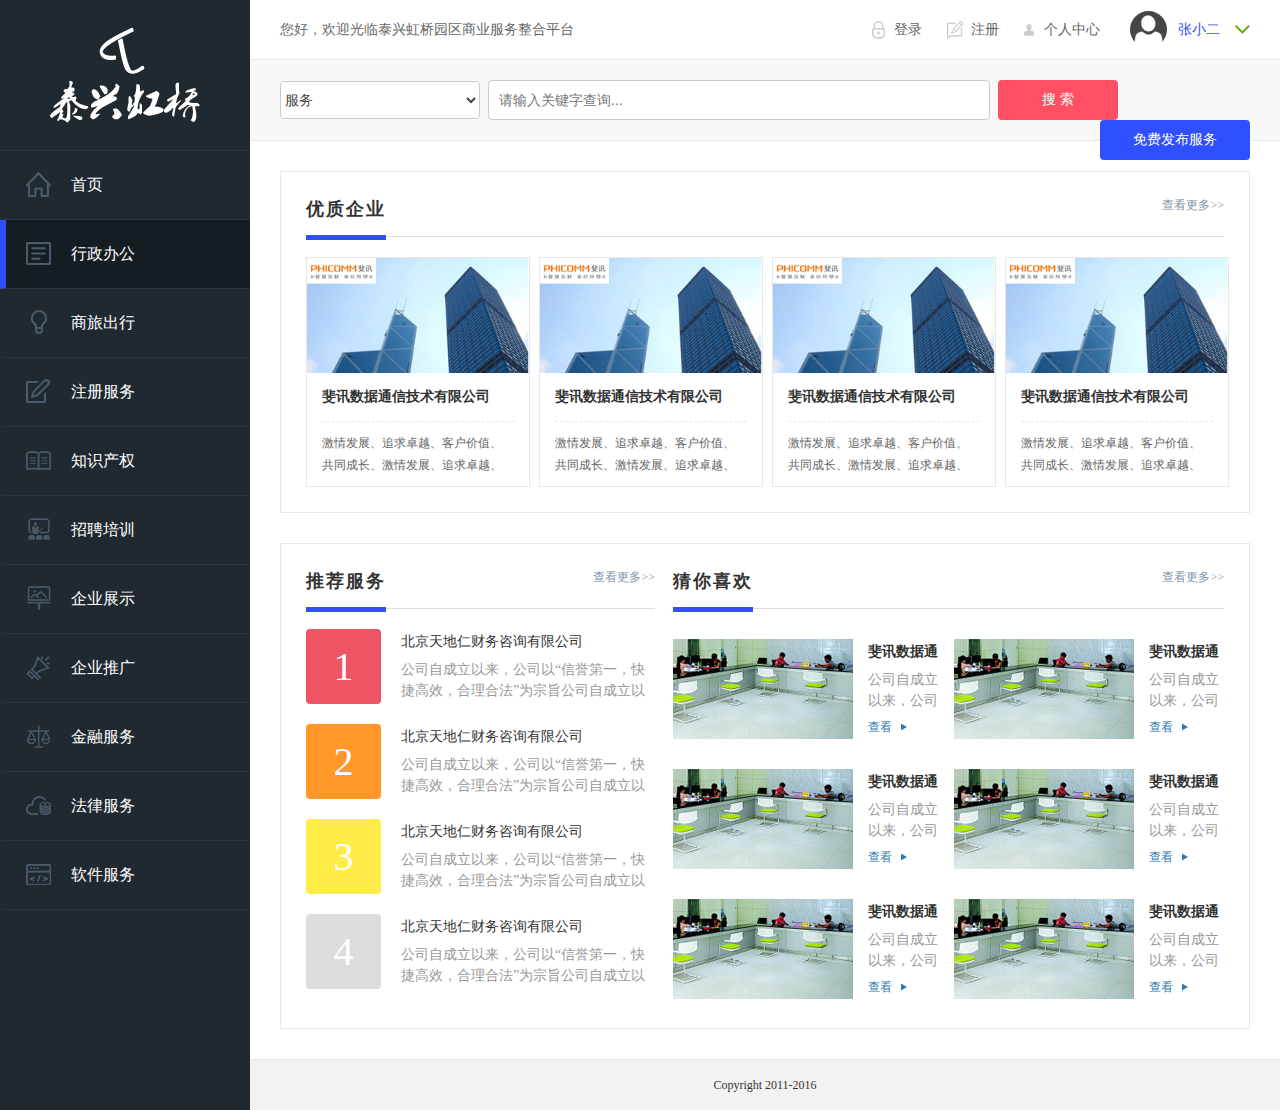
<file: src/main/doc/txhq_OA/index.html>
<!DOCTYPE html PUBLIC "-//W3C//DTD XHTML 1.0 Transitional//EN" "http://www.w3.org/TR/xhtml1/DTD/xhtml1-transitional.dtd">
<html xmlns="http://www.w3.org/1999/xhtml">
<head>
<meta http-equiv="Content-Type" content="text/html; charset=utf-8" />
<title>无标题文档</title>
<link href="images/hongqiao.css" rel="stylesheet" type="text/css" />
</head>

<body>
<table width="100%" height="100%" border="0px" cellpadding="0px" cellspacing="0px" >
	<tr><td width="250px"  class="con_left" valign="top">
    	<div>
            <div class="left_logo"><img src="images/home_logo.png" width="152" height="100" /></div>
            <ul>
                <li><span class="left_biao"><img src="images/nav_01.png" /></span>首页</li>
                <li class="left_border"><span class="left_biao"><img src="images/nav_02.png" /></span>行政办公</li>
                <li><span class="left_biao"><img src="images/nav_03.png" /></span>商旅出行</li>
                <li><span class="left_biao"><img src="images/nav_04.png" /></span>注册服务</li>
                <li><span class="left_biao"><img src="images/nav_05.png" /></span>知识产权</li>
                <li><span class="left_biao"><img src="images/nav_06.png" /></span>招聘培训</li>
                <li><span class="left_biao"><img src="images/nav_07.png" /></span>企业展示</li>
                <li><span class="left_biao"><img src="images/nav_08.png" /></span>企业推广</li>
                <li><span class="left_biao"><img src="images/nav_09.png" /></span>金融服务</li>
                <li><span class="left_biao"><img src="images/nav_10.png" /></span>法律服务</li>
                <li><span class="left_biao"><img src="images/nav_11.png" /></span>软件服务</li>
            </ul>
         </div>
    </td>
    <td  valign="top">
    	<div class="right_header">
            <span class="header_left">您好，欢迎光临泰兴虹桥园区商业服务整合平台</span>
            <ul class="header_yh">
                <li class="header_xiala"><a href="#"></a></li>
                <li class="header_name">张小二</li>
                <li class="header_touxiang"><img src="images/touxiang_03.jpg" width="38" height="38" /></li>
            </ul>
            <ul class="head_grzcdl">
                <li class="head_gr"><a href="#">个人中心</a></li>
                <li class="head_zc"><a href="#">注册</a></li>
                <li class="head_dl"><a href="#">登录</a></li>
            </ul>
        </div>
        <div class="right_search">
            <div class="search_box">
                <table border="0" cellspacing="0" cellpadding="0">
                  <tr>
                    <td><label><select name="" class="select_fuwu"><option>服务</option><option>服务2</option></select></label></td>
                    <td><label><input name="" type="text" placeholder="请输入关键字查询..." class="input_chaxun" /></label></td>
                    <td><label><input name="" type="button" value="搜 索" class="button_search" /></label></td>
                  </tr>
                </table>
            </div>
            <div class="release_box"><label><input name="" type="button" value="免费发布服务" class="button_release" /></label></div>
        </div>
        <div class="right_main">
            <div class="youzhiqy_box">
                <div class="right2_h2"><span class="more"><a href="#" target="_blank">查看更多>></a></span><h2>优质企业</h2></div>
                
                <div class="youzhiqy_yzqy" >
                    <ul>
                        <li><img src="images/home_yzqy_16.jpg"  />
                            <h3>斐讯数据通信技术有限公司</h3>
                            <p>激情发展、追求卓越、客户价值、共同成长、激情发展、追求卓越、客户价值、共同成长、激情发展、追求卓越、客户价值、共同成长</p>
                        </li>
                        <li><img src="images/home_yzqy_16.jpg"  />
                            <h3>斐讯数据通信技术有限公司</h3>
                            <p>激情发展、追求卓越、客户价值、共同成长、激情发展、追求卓越、客户价值、共同成长、激情发展、追求卓越、客户价值、共同成长</p>
                        </li>
                        <li><img src="images/home_yzqy_16.jpg"  />
                            <h3>斐讯数据通信技术有限公司</h3>
                            <p>激情发展、追求卓越、客户价值、共同成长、激情发展、追求卓越、客户价值、共同成长、激情发展、追求卓越、客户价值、共同成长</p>
                        </li>
                        <li><img src="images/home_yzqy_16.jpg"  />
                            <h3>斐讯数据通信技术有限公司</h3>
                            <p>激情发展、追求卓越、客户价值、共同成长、激情发展、追求卓越、客户价值、共同成长、激情发展、追求卓越、客户价值、共同成长</p>
                        </li>
                    </ul>
                        <div class="clear"></div>
                </div>
            </div>
            
            <div class="fuwu_xihuan">
                <div class="tjfw_box">
                    <div class="right_h2"><span class="more"><a href="#" target="_blank">查看更多>></a></span><h2>推荐服务</h2></div>
                    <dl>
                        <dt class="bjse_hong">1</dt>
                        <dd><h3>北京天地仁财务咨询有限公司</h3></dd>
                        <dd><p>公司自成立以来，公司以“信誉第一，快捷高效，合理合法”为宗旨公司自成立以来，公司以“信誉第一，快捷高效，合理合法”为宗旨</p></dd>
                    </dl>
                    <dl>
                        <dt class="bjse_cheng">2</dt>
                        <dd><h3>北京天地仁财务咨询有限公司</h3></dd>
                        <dd><p>公司自成立以来，公司以“信誉第一，快捷高效，合理合法”为宗旨公司自成立以来，公司以“信誉第一，快捷高效，合理合法”为宗旨</p></dd>
                    </dl>
                    <dl>
                        <dt class="bjse_huang">3</dt>
                        <dd><h3>北京天地仁财务咨询有限公司</h3></dd>
                        <dd><p>公司自成立以来，公司以“信誉第一，快捷高效，合理合法”为宗旨公司自成立以来，公司以“信誉第一，快捷高效，合理合法”为宗旨</p></dd>
                    </dl>
                    <dl>
                        <dt class="bjse_hui">4</dt>
                        <dd><h3>北京天地仁财务咨询有限公司</h3></dd>
                        <dd><p>公司自成立以来，公司以“信誉第一，快捷高效，合理合法”为宗旨公司自成立以来，公司以“信誉第一，快捷高效，合理合法”为宗旨</p></dd>
                    </dl>
                </div>
                <div class="cnxh_box">
                  <div class="right_h2"><span class="more"><a href="#" target="_blank">查看更多>></a></span><h2>猜你喜欢</h2></div>
                    <ul>
                        <li class="float_left"><img src="images/home_yi_29.jpg" width="180" height="100" />
                            <h3>斐讯数据通信技术有限公司</h3>
                            <p>公司自成立以来，公司以“信誉第一，快捷高效，合理合法”为宗旨</p>
                            <span><a href="#">查看</a></span>
                        </li>
                        <li class="float_right"><img src="images/home_yi_29.jpg" width="180" height="100" />
                            <h3>斐讯数据通信技术有限公司</h3>
                            <p>公司自成立以来，公司以“信誉第一，快捷高效，合理合法”为宗旨</p>
                            <span><a href="#">查看</a></span>
                        </li>
                        <li class="float_left"><img src="images/home_yi_29.jpg" width="180" height="100" />
                            <h3>斐讯数据通信技术有限公司</h3>
                            <p>公司自成立以来，公司以“信誉第一，快捷高效，合理合法”为宗旨</p>
                            <span><a href="#">查看</a></span>
                        </li>
                        <li class="float_right"><img src="images/home_yi_29.jpg" width="180" height="100" />
                            <h3>斐讯数据通信技术有限公司</h3>
                            <p>公司自成立以来，公司以“信誉第一，快捷高效，合理合法”为宗旨</p>
                            <span><a href="#">查看</a></span>
                        </li>
                        <li class="float_left"><img src="images/home_yi_29.jpg" width="180" height="100" />
                            <h3>斐讯数据通信技术有限公司</h3>
                            <p>公司自成立以来，公司以“信誉第一，快捷高效，合理合法”为宗旨</p>
                            <span><a href="#">查看</a></span>
                        </li>
                        <li class="float_right"><img src="images/home_yi_29.jpg" width="180" height="100" />
                            <h3>斐讯数据通信技术有限公司</h3>
                            <p>公司自成立以来，公司以“信誉第一，快捷高效，合理合法”为宗旨</p>
                            <span><a href="#">查看</a></span>
                        </li>
                    
                    </ul>
                </div>
                
            </div>
        
        </div>
        <div class="footer">Copyright 2011-2016</div>
    </td></tr>
</table>




























</body>
</html>
</file>
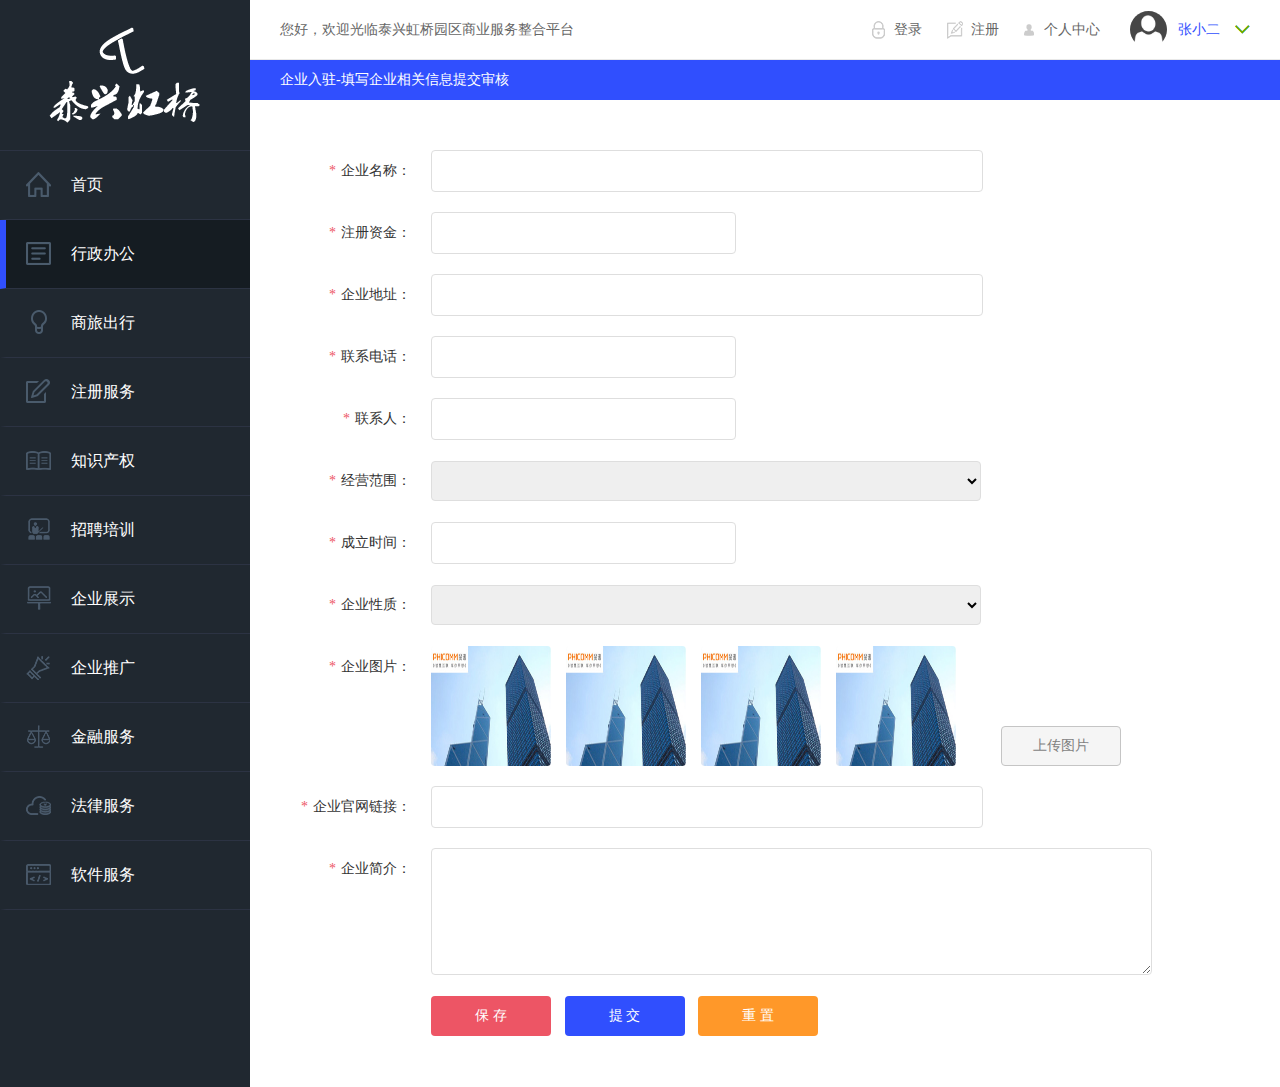
<file: src/main/doc/txhq_OA/chengweiqiye.html>
<!DOCTYPE html PUBLIC "-//W3C//DTD XHTML 1.0 Transitional//EN" "http://www.w3.org/TR/xhtml1/DTD/xhtml1-transitional.dtd">
<html xmlns="http://www.w3.org/1999/xhtml">
<head>
<meta http-equiv="Content-Type" content="text/html; charset=utf-8" />
<title>无标题文档</title>
<link href="images/hongqiao.css" rel="stylesheet" type="text/css" />
</head>

<body>
<table width="100%" height="100%" border="0px" cellpadding="0px" cellspacing="0px" >
	<tr><td width="250px" valign="top" class="con_left">
		<div >
            <div class="left_logo"><img src="images/home_logo.png" width="152" height="100" /></div>
            <ul>
                <li><span class="left_biao"><img src="images/nav_01.png" /></span>首页</li>
                <li class="left_border"><span class="left_biao"><img src="images/nav_02.png" /></span>行政办公</li>
                <li><span class="left_biao"><img src="images/nav_03.png" /></span>商旅出行</li>
                <li><span class="left_biao"><img src="images/nav_04.png" /></span>注册服务</li>
                <li><span class="left_biao"><img src="images/nav_05.png" /></span>知识产权</li>
                <li><span class="left_biao"><img src="images/nav_06.png" /></span>招聘培训</li>
                <li><span class="left_biao"><img src="images/nav_07.png" /></span>企业展示</li>
                <li><span class="left_biao"><img src="images/nav_08.png" /></span>企业推广</li>
                <li><span class="left_biao"><img src="images/nav_09.png" /></span>金融服务</li>
                <li><span class="left_biao"><img src="images/nav_10.png" /></span>法律服务</li>
                <li><span class="left_biao"><img src="images/nav_11.png" /></span>软件服务</li>
            </ul>
        </div>
	</td>
    <td  valign="top">
		<div class="right_header">
            <span class="header_left">您好，欢迎光临泰兴虹桥园区商业服务整合平台</span>
            <ul class="header_yh">
                <li class="header_xiala"><a href="#"></a></li>
                <li class="header_name">张小二</li>
                <li class="header_touxiang"><img src="images/touxiang_03.jpg" width="38" height="38" /></li>
            </ul>
            <ul class="head_grzcdl">
                <li class="head_gr"><a href="#">个人中心</a></li>
                <li class="head_zc"><a href="#">注册</a></li>
                <li class="head_dl"><a href="#">登录</a></li>
            </ul>
        </div>
    	<div class="location">企业入驻-填写企业相关信息提交审核</div>
    	<div class="form_box">
            <table width="900" border="0" cellspacing="20" cellpadding="0">
              <tr>
                <td width="121" align="right"><span class="hong_xing">*</span>企业名称：</td>
                <td width="550"><input name="" type="text" class="form_input" /></td>
                <td width="149">&nbsp;</td>
              </tr>
              <tr>
                <td align="right"><span class="hong_xing">*</span>注册资金：</td>
                <td><input name="" type="text" class="form_input2" /></td>
                <td>&nbsp;</td>
              </tr>
              <tr>
                <td align="right"><span class="hong_xing">*</span>企业地址：</td>
                <td><input name="" type="text" class="form_input" /></td>
                <td>&nbsp;</td>
              </tr>
              <tr>
                <td align="right"><span class="hong_xing">*</span>联系电话：</td>
                <td><input name="" type="text" class="form_input2" /></td>
                <td>&nbsp;</td>
              </tr>
              <tr>
                <td align="right"><span class="hong_xing">*</span>联系人：</td>
                <td><input name="" type="text" class="form_input2" /></td>
                <td>&nbsp;</td>
              </tr>
              <tr>
                <td align="right"><span class="hong_xing">*</span>经营范围：</td>
                <td><select name="" class="form_input"></select></td>
                <td>&nbsp;</td>
              </tr>
              <tr>
                <td align="right"><span class="hong_xing">*</span>成立时间：</td>
                <td><input name="" type="text" class="form_input2" /></td>
                <td>&nbsp;</td>
              </tr>
              <tr>
                <td align="right"><span class="hong_xing">*</span>企业性质：</td>
                <td><select name="" class="form_input"></select></td>
                <td>&nbsp;</td>
              </tr>
              <tr>
                <td align="right" valign="top"><span class="hong_xing">*</span>企业图片：</td>
                <td class="qiye_img"><img src="images/home_yzqy_16.jpg" /><img src="images/home_yzqy_16.jpg" /><img src="images/home_yzqy_16.jpg" /><img src="images/home_yzqy_16.jpg" /></td>
                <td valign="bottom"><input name="" type="button" value="上传图片" class="form_shangchuan" /></td>
              </tr>
              <tr>
                <td align="right"><span class="hong_xing">*</span>企业官网链接：</td>
                <td><input name="" type="text" class="form_input" /></td>
                <td>&nbsp;</td>
              </tr>
              <tr>
                <td align="right" valign="top"><span class="hong_xing">*</span>企业简介：</td>
                <td colspan="2"><textarea name="" cols="" rows="" class="form_textarea"></textarea></td>
              </tr>
              <tr>
                <td align="right">&nbsp;</td>
                <td><input name="" type="button" / value="保 存" class="form_button bjse_hong"> <input name="" type="button" / value="提 交" class="form_button bjse_lan"> <input name="" type="button" / value="重 置" class="form_button bjse_cheng"></td>
                <td>&nbsp;</td>
              </tr>
            </table>
        </div>
    </td></tr>
</table>
    




























</body>
</html>
</file>
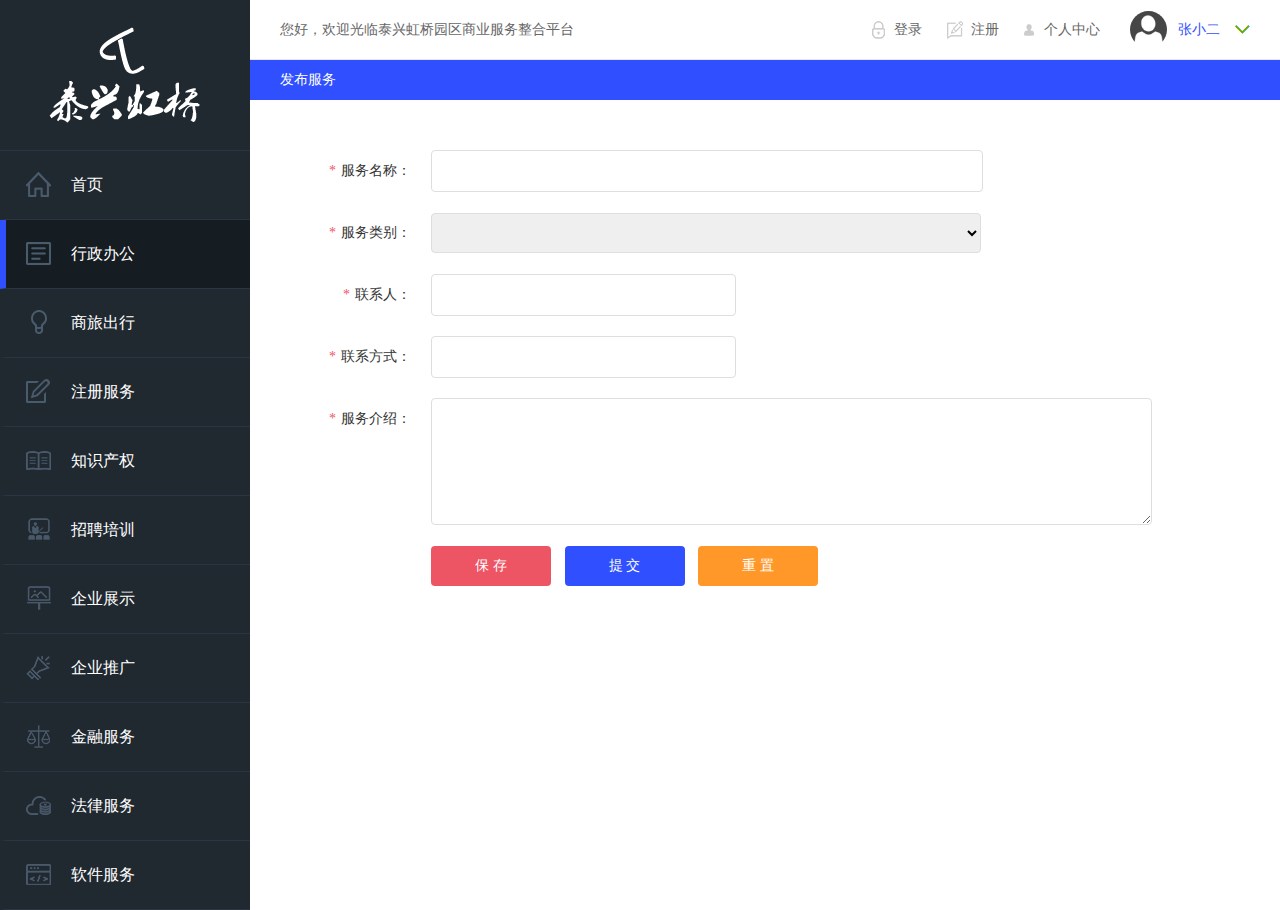
<file: src/main/doc/txhq_OA/faabufuwu.html>
<!DOCTYPE html PUBLIC "-//W3C//DTD XHTML 1.0 Transitional//EN" "http://www.w3.org/TR/xhtml1/DTD/xhtml1-transitional.dtd">
<html xmlns="http://www.w3.org/1999/xhtml">
<head>
<meta http-equiv="Content-Type" content="text/html; charset=utf-8" />
<title>无标题文档</title>
<link href="images/hongqiao.css" rel="stylesheet" type="text/css" />
</head>

<body>
<table width="100%" height="100%" border="0px" cellpadding="0px" cellspacing="0px" >
	<tr><td width="250px"  class="con_left" valign="top" height="100%">
        <div>
            <div class="left_logo"><img src="images/home_logo.png" width="152" height="100" /></div>
            <ul>
                <li><span class="left_biao"><img src="images/nav_01.png" /></span>首页</li>
                <li class="left_border"><span class="left_biao"><img src="images/nav_02.png" /></span>行政办公</li>
                <li><span class="left_biao"><img src="images/nav_03.png" /></span>商旅出行</li>
                <li><span class="left_biao"><img src="images/nav_04.png" /></span>注册服务</li>
                <li><span class="left_biao"><img src="images/nav_05.png" /></span>知识产权</li>
                <li><span class="left_biao"><img src="images/nav_06.png" /></span>招聘培训</li>
                <li><span class="left_biao"><img src="images/nav_07.png" /></span>企业展示</li>
                <li><span class="left_biao"><img src="images/nav_08.png" /></span>企业推广</li>
                <li><span class="left_biao"><img src="images/nav_09.png" /></span>金融服务</li>
                <li><span class="left_biao"><img src="images/nav_10.png" /></span>法律服务</li>
                <li><span class="left_biao"><img src="images/nav_11.png" /></span>软件服务</li>
            </ul>
        </div>
	</td>
    <td  valign="top">
        <div class="right_header">
            <span class="header_left">您好，欢迎光临泰兴虹桥园区商业服务整合平台</span>
            <ul class="header_yh">
                <li class="header_xiala"><a href="#"></a></li>
                <li class="header_name">张小二</li>
                <li class="header_touxiang"><img src="images/touxiang_03.jpg" width="38" height="38" /></li>
            </ul>
            <ul class="head_grzcdl">
                <li class="head_gr"><a href="#">个人中心</a></li>
                <li class="head_zc"><a href="#">注册</a></li>
                <li class="head_dl"><a href="#">登录</a></li>
            </ul>
        </div>
        <div class="location">发布服务</div>
        <div class="form_box">
            <table width="900" border="0" cellspacing="20" cellpadding="0">
              <tr>
                <td width="121" align="right"><span class="hong_xing">*</span>服务名称：</td>
                <td width="550"><input name="" type="text" class="form_input" /></td>
                <td width="149">&nbsp;</td>
              </tr>
              <tr>
                <td align="right"><span class="hong_xing">*</span>服务类别：</td>
                <td><select name="" class="form_input"></select></td>
                <td>&nbsp;</td>
              </tr>
              <tr>
                <td align="right"><span class="hong_xing">*</span>联系人：</td>
                <td><input name="" type="text" class="form_input2" /></td>
                <td>&nbsp;</td>
              </tr>
              <tr>
                <td align="right"><span class="hong_xing">*</span>联系方式：</td>
                <td><input name="" type="text" class="form_input2" /></td>
                <td>&nbsp;</td>
              </tr>
              <tr>
                <td align="right" valign="top"><span class="hong_xing">*</span>服务介绍：</td>
                <td colspan="2"><textarea name="" cols="" rows="" class="form_textarea"></textarea></td>
              </tr>
              <tr>
                <td align="right">&nbsp;</td>
                <td><input name="" type="button" / value="保 存" class="form_button bjse_hong"> <input name="" type="button" / value="提 交" class="form_button bjse_lan"> <input name="" type="button" / value="重 置" class="form_button bjse_cheng"></td>
                <td>&nbsp;</td>
              </tr>
            </table>
        </div>
    </td></tr>
</table>
    
    




























</body>
</html>
</file>
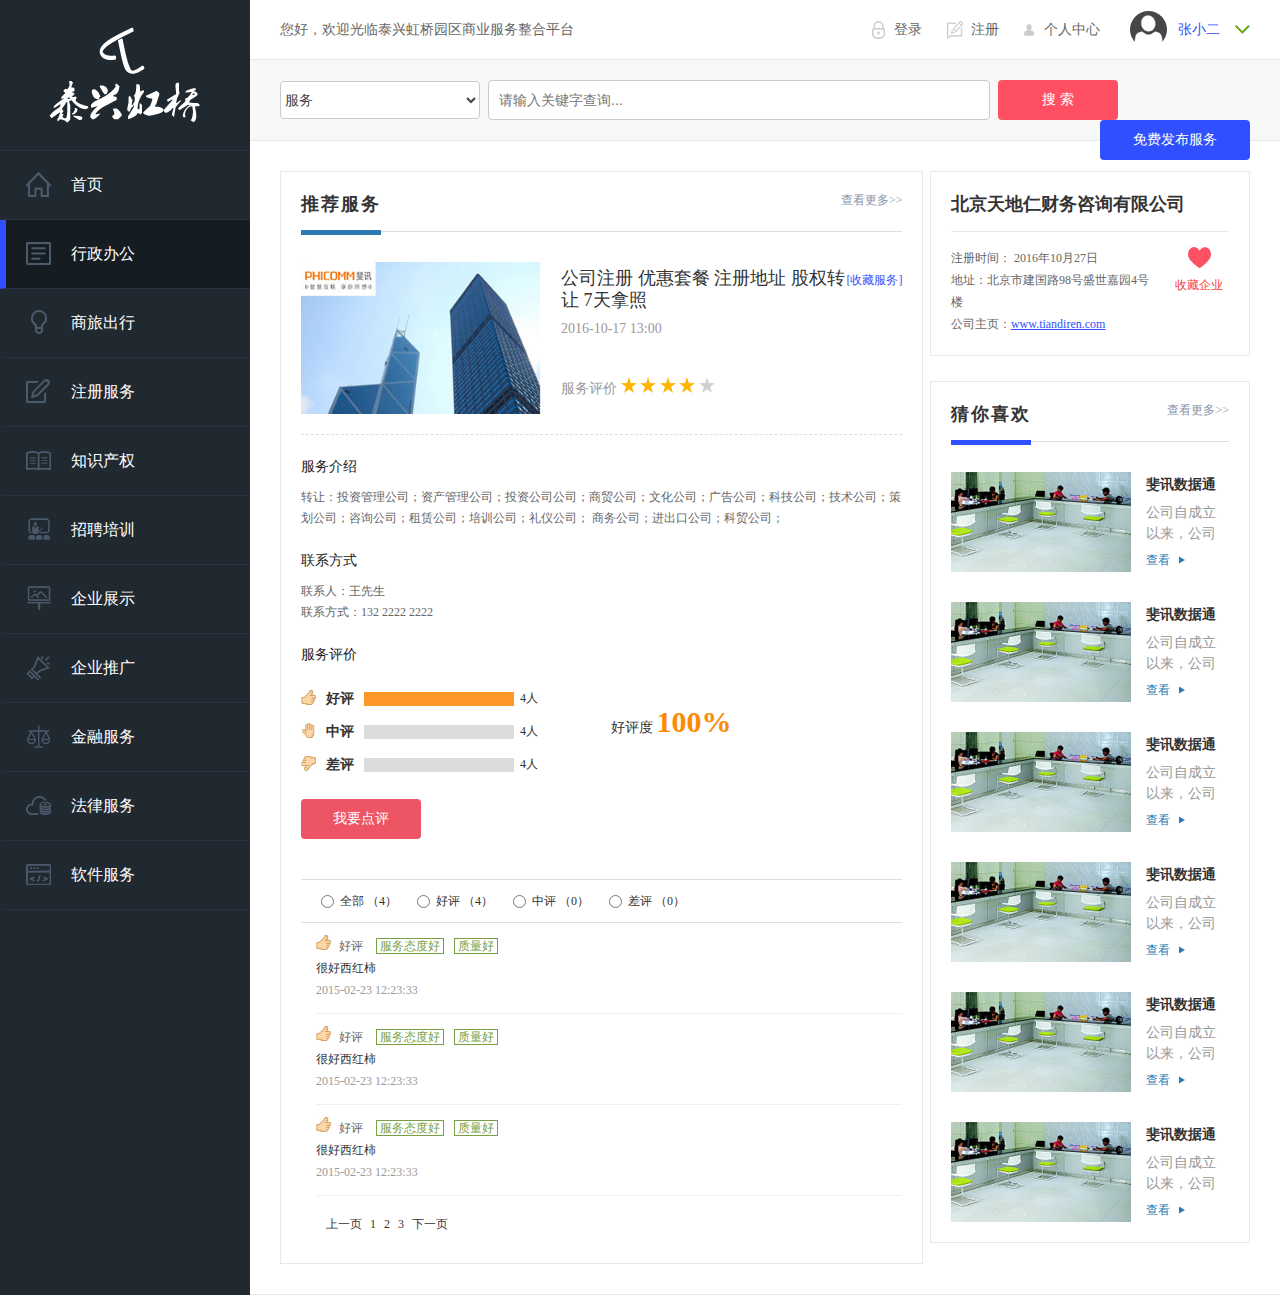
<file: src/main/doc/txhq_OA/fuwuyemian.html>
<!DOCTYPE html PUBLIC "-//W3C//DTD XHTML 1.0 Transitional//EN" "http://www.w3.org/TR/xhtml1/DTD/xhtml1-transitional.dtd">
<html xmlns="http://www.w3.org/1999/xhtml">
<head>
<meta http-equiv="Content-Type" content="text/html; charset=utf-8" />
<title>无标题文档</title>
<link href="images/hongqiao.css" rel="stylesheet" type="text/css" />
</head>

<body>
<table width="100%" height="100%" border="0px" cellpadding="0px" cellspacing="0px" >
	<tr><td width="250px"  class="con_left" valign="top">
        <div>
            <div class="left_logo"><img src="images/home_logo.png" width="152" height="100" /></div>
            <ul>
                <li><span class="left_biao"><img src="images/nav_01.png" /></span>首页</li>
                <li class="left_border"><span class="left_biao"><img src="images/nav_02.png" /></span>行政办公</li>
                <li><span class="left_biao"><img src="images/nav_03.png" /></span>商旅出行</li>
                <li><span class="left_biao"><img src="images/nav_04.png" /></span>注册服务</li>
                <li><span class="left_biao"><img src="images/nav_05.png" /></span>知识产权</li>
                <li><span class="left_biao"><img src="images/nav_06.png" /></span>招聘培训</li>
                <li><span class="left_biao"><img src="images/nav_07.png" /></span>企业展示</li>
                <li><span class="left_biao"><img src="images/nav_08.png" /></span>企业推广</li>
                <li><span class="left_biao"><img src="images/nav_09.png" /></span>金融服务</li>
                <li><span class="left_biao"><img src="images/nav_10.png" /></span>法律服务</li>
                <li><span class="left_biao"><img src="images/nav_11.png" /></span>软件服务</li>
            </ul>
        </div>
    </td>
    <td  valign="top">
        <div class="right_header">
            <span class="header_left">您好，欢迎光临泰兴虹桥园区商业服务整合平台</span>
            <ul class="header_yh">
                <li class="header_xiala"><a href="#"></a></li>
                <li class="header_name">张小二</li>
                <li class="header_touxiang"><img src="images/touxiang_03.jpg" width="38" height="38" /></li>
            </ul>
            <ul class="head_grzcdl">
                <li class="head_gr"><a href="#">个人中心</a></li>
                <li class="head_zc"><a href="#">注册</a></li>
                <li class="head_dl"><a href="#">登录</a></li>
            </ul>
        </div>
        <div class="right_search">
            <div class="search_box">
                <table border="0" cellspacing="0" cellpadding="0">
                  <tr>
                    <td><label><select name="" class="select_fuwu"><option>服务</option><option>服务2</option></select></label></td>
                    <td><label><input name="" type="text" placeholder="请输入关键字查询..." class="input_chaxun" /></label></td>
                    <td><label><input name="" type="button" value="搜 索" class="button_search" /></label></td>
                  </tr>
                </table>
            </div>
            <div class="release_box"><label><input name="" type="button" value="免费发布服务" class="button_release" /></label></div>
        </div>
        <div class="right_main">
            <div class="fuwu_left_con">
                <div class="right3_h2"><span class="more"><a href="#" target="_blank">查看更多>></a></span><h2>推荐服务</h2></div>
                <div class="tjfw_tuwen">
           	    	<span class="tjfw_tu"><img src="images/home_yzqy_16.jpg" /></span>
                    <span class="scfuwu"><a href="#">[收藏服务]</a></span>
                    <h3>公司注册 优惠套餐 注册地址 股权转让 7天拿照</h3> 
                    <span class="fuwu_time">2016-10-17 13:00</span>
                    <span class="fuwu_pingjia">服务评价 <img src="images/wuxing_huang.png"/> <img src="images/wuxing_huang.png"/> <img src="images/wuxing_huang.png"/> <img src="images/wuxing_huang.png"/> <img src="images/wuxing_hui.png"/></span>
                </div>
                
                <div class="tjfw_article">
                    <h4>服务介绍</h4>
                    <p>转让：投资管理公司；资产管理公司；投资公司公司；商贸公司；文化公司；广告公司；科技公司；技术公司；策划公司；咨询公司；租赁公司；培训公司；礼仪公司；
    商务公司；进出口公司；科贸公司；</p>
                    <h4>联系方式</h4>
                    <p>联系人：王先生</p>
                    <p>联系方式：132 2222 2222</p>
                	<h4>服务评价</h4>
                	<div class="fwpj_fwpj">
                        <ul>
                          <li><img src="images/shou_03.jpg" /> <span class="haoping">好评</span> <span class="hp_tiao bjse_cheng"></span> 4人</li>
                          <li><img src="images/shou_07.jpg" /> <span class="haoping">中评</span> <span class="hp_tiao bjse_hui"></span> 4人</li>
                          <li><img src="images/shou_11.jpg" /> <span class="haoping">差评</span> <span class="hp_tiao bjse_hui"></span> 4人</li>
                        </ul>
                        <div class="haopingdu">好评度 <span>100%</span></div>
                        <div class="clear"></div>
                    </div>
                    <div class="tjfw_button"><input name="" type="button" / value="我要点评" class="form_button bjse_hong"></div>
            	</div>
                
              <div class="tjfw_evaluation">
                	<ul class="evaluation">
                    	<li><input name="" type="radio" value="" />全部 （4）</li>
                        <li><input name="" type="radio" value="" />好评 （4）</li>
                        <li><input name="" type="radio" value="" />中评 （0）</li>
                        <li><input name="" type="radio" value="" />差评 （0）</li>
                    </ul>
                <div class="evaluation_ar">
                    	<h3><img src="images/shou_03.jpg" /> 好评 <span>服务态度好</span><span>质量好</span></h3>
                        <p>很好西红柿</p>
                        <span class="hui_zi">2015-02-23 12:23:33</span>
                    </div>
                    <div class="evaluation_ar">
                    	<h3><img src="images/shou_03.jpg" /> 好评 <span>服务态度好</span><span>质量好</span></h3>
                        <p>很好西红柿</p>
                        <span class="hui_zi">2015-02-23 12:23:33</span>
                    </div>
                    <div class="evaluation_ar">
                    	<h3><img src="images/shou_03.jpg" /> 好评 <span>服务态度好</span><span>质量好</span></h3>
                        <p>很好西红柿</p>
                        <span class="hui_zi">2015-02-23 12:23:33</span>
                    </div>
                    <div class="tjfw_page"><a href="#">上一页</a> <a href="#">1</a> <a href="#">2</a> <a href="#">3</a> <a href="#">下一页</a></div>
                
              </div>
            
            </div>
            <div class="fuwu_right_con">
            	<div class="company">
                	<h2>北京天地仁财务咨询有限公司</h2>
                    <ul>
                        <li>注册时间： 2016年10月27日</li>
                        <li>地址：北京市建国路98号盛世嘉园4号楼</li>
                        <li>公司主页：<a href="#">www.tiandiren.com</a></li>
                    </ul>
                    <span>收藏企业</span>
                    <div class="clear"></div>
                </div>
                
                <div class="tjfw_cnxh margin_top25">
                	<div class="right_h2"><span class="more"><a href="#" target="_blank">查看更多>></a></span><h2>猜你喜欢</h2></div>
                    <ul>
                        <li><img src="images/home_yi_29.jpg" width="180" height="100" />
                            <h3>斐讯数据通信技术有限公司</h3>
                            <p>公司自成立以来，公司以“信誉第一，快捷高效，合理合法”为宗旨</p>
                            <span><a href="#">查看</a></span>
                        </li>
                        <li><img src="images/home_yi_29.jpg" width="180" height="100" />
                            <h3>斐讯数据通信技术有限公司</h3>
                            <p>公司自成立以来，公司以“信誉第一，快捷高效，合理合法”为宗旨</p>
                            <span><a href="#">查看</a></span>
                        </li>
                        <li><img src="images/home_yi_29.jpg" width="180" height="100" />
                            <h3>斐讯数据通信技术有限公司</h3>
                            <p>公司自成立以来，公司以“信誉第一，快捷高效，合理合法”为宗旨</p>
                            <span><a href="#">查看</a></span>
                        </li>
                        <li><img src="images/home_yi_29.jpg" width="180" height="100" />
                            <h3>斐讯数据通信技术有限公司</h3>
                            <p>公司自成立以来，公司以“信誉第一，快捷高效，合理合法”为宗旨</p>
                            <span><a href="#">查看</a></span>
                        </li>
                        <li><img src="images/home_yi_29.jpg" width="180" height="100" />
                            <h3>斐讯数据通信技术有限公司</h3>
                            <p>公司自成立以来，公司以“信誉第一，快捷高效，合理合法”为宗旨</p>
                            <span><a href="#">查看</a></span>
                        </li>
                        <li><img src="images/home_yi_29.jpg" width="180" height="100" />
                            <h3>斐讯数据通信技术有限公司</h3>
                            <p>公司自成立以来，公司以“信誉第一，快捷高效，合理合法”为宗旨</p>
                            <span><a href="#">查看</a></span>
                        </li>
                    
                    </ul>
                
                </div>
            
            
            
            
            </div>
            <div class="clear"></div>
        </div>
    </td></tr>
</table>




























</body>
</html>
</file>
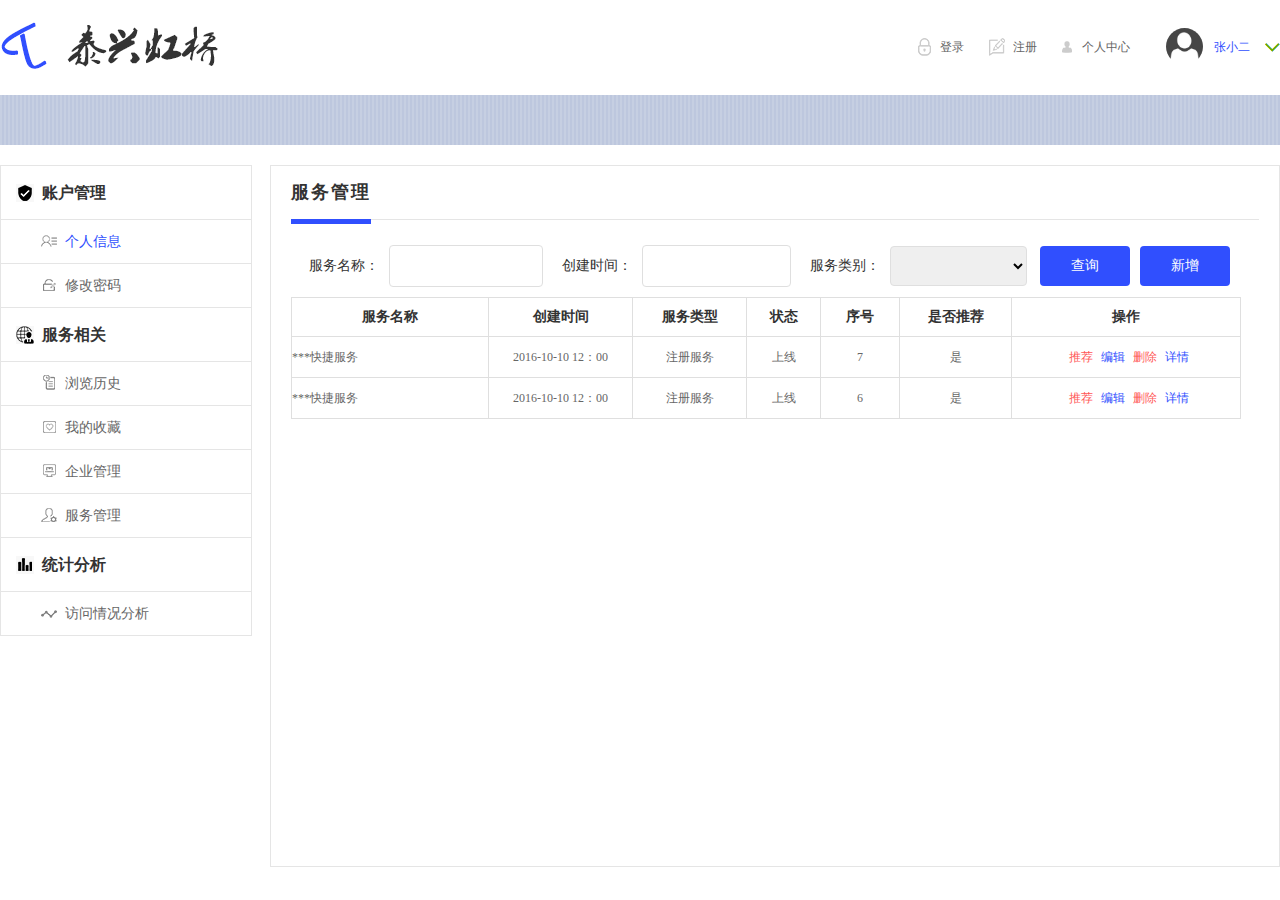
<file: src/main/doc/txhq_OA/grzx_fwgl.html>
<!DOCTYPE html PUBLIC "-//W3C//DTD XHTML 1.0 Transitional//EN" "http://www.w3.org/TR/xhtml1/DTD/xhtml1-transitional.dtd">
<html xmlns="http://www.w3.org/1999/xhtml">
<head>
<meta http-equiv="Content-Type" content="text/html; charset=utf-8" />
<title>无标题文档</title>
<link href="images/gerenzx.css" rel="stylesheet" type="text/css" />
</head>

<body>
<div class="head_box">
	<span class="head_logo"><img src="images/gerenzx_logo.png" width="220" height="60" /></span>
	<ul class="header_yh">
        <li class="header_xiala"><a href="#"></a></li>
        <li class="header_name">张小二</li>
        <li class="header_touxiang"><img src="images/touxiang_03.jpg" width="38" height="38" /></li>
    </ul>
    <ul class="head_grzcdl">
        <li class="head_gr"><a href="#">个人中心</a></li>
        <li class="head_zc"><a href="#">注册</a></li>
        <li class="head_dl"><a href="#">登录</a></li>
    </ul>
</div>
<div class="top_tiao"></div>
<div class="gerenzx_main">
	<div class="gerenzx_left">
    	<h2><span><img src="images/gerenzx_d1.png" /></span>账户管理</h2>
        <ul>
       		<li class="li_atab"><span><img src="images/gerenzx_x1.png" /></span><a href="#">个人信息</a></li>
            <li><span><img src="images/gerenzx_x2.png" /></span><a href="#">修改密码</a></li>
        </ul>
        <h2><span><img src="images/gerenzx_d2.png" /></span>服务相关</h2>
        <ul>
       		<li><span><img src="images/gerenzx_x3.png" /></span><a href="#">浏览历史</a></li>
            <li><span><img src="images/gerenzx_x4.png" /></span><a href="#">我的收藏</a></li>
            <li><span><img src="images/gerenzx_x5.png" /></span><a href="#">企业管理</a></li>
            <li><span><img src="images/gerenzx_x6.png" /></span><a href="#">服务管理</a></li>
        </ul>
        <h2><span><img src="images/gerenzx_d3.png" /></span>统计分析</h2>
        <ul>
       		<li><span><img src="images/gerenzx_x7.png" /></span><a href="#">访问情况分析</a></li>
        </ul>
  </div>
    <div class="gerenzx_right">
    	<div class="grzx_h2"><h2>服务管理</h2></div>
      <table border="0" cellspacing="10" cellpadding="0" class="gerenzx_table">
          <tr>
            <td width="78" align="right">服务名称：</td>
            <td width="155"><input name="" type="text" class="grzx_input" /></td>
            <td width="78" align="right">创建时间：</td>
            <td width="150"><input name="" type="text" class="grzx_input" /></td>
            <td width="78" align="right">服务类别：</td>
            <td width="140"><select name="" class="grzx_input"></select></td>
            <td width="90"><input name="" type="button" value="查询" class="grzx_button2" /></td>
            <td width="90"><input name="" type="button" value="新增" class="grzx_button2" /></td>
          </tr>
        </table>
        <table width="950" border="0" cellspacing="1" cellpadding="0" class="fuwugl_table">
          <thead>
          <tr>
            <td width="196" height="38" align="center">服务名称</td>
            <td width="143" align="center">创建时间</td>
            <td width="113" align="center">服务类型</td>
            <td width="73" align="center">状态</td>
            <td width="78" align="center">序号</td>
            <td width="111" align="center">是否推荐</td>
            <td width="228" align="center">操作</td>
          </tr>
          </thead>
          <tbody>
          <tr>
            <td height="40">***快捷服务</td>
            <td align="center">2016-10-10 12：00</td>
            <td align="center">注册服务</td>
            <td align="center">上线</td>
            <td align="center">7</td>
            <td align="center">是</td>
            <td align="center"><a href="#" class="hongzi_a">推荐</a> <a href="#" class="lanzi_a">编辑</a> <a href="#" class="hongzi_a">删除</a> <a href="#" class="lanzi_a">详情</a></td>
          </tr>
          <tr>
            <td height="40">***快捷服务</td>
            <td align="center">2016-10-10 12：00</td>
            <td align="center">注册服务</td>
            <td align="center">上线</td>
            <td align="center">6</td>
            <td align="center">是</td>
            <td align="center"><a href="#" class="hongzi_a">推荐</a> <a href="#" class="lanzi_a">编辑</a> <a href="#" class="hongzi_a">删除</a> <a href="#" class="lanzi_a">详情</a></td>
          </tr>
          </tbody>
        </table>

  </div>
</div>

</body>
</html>
</file>
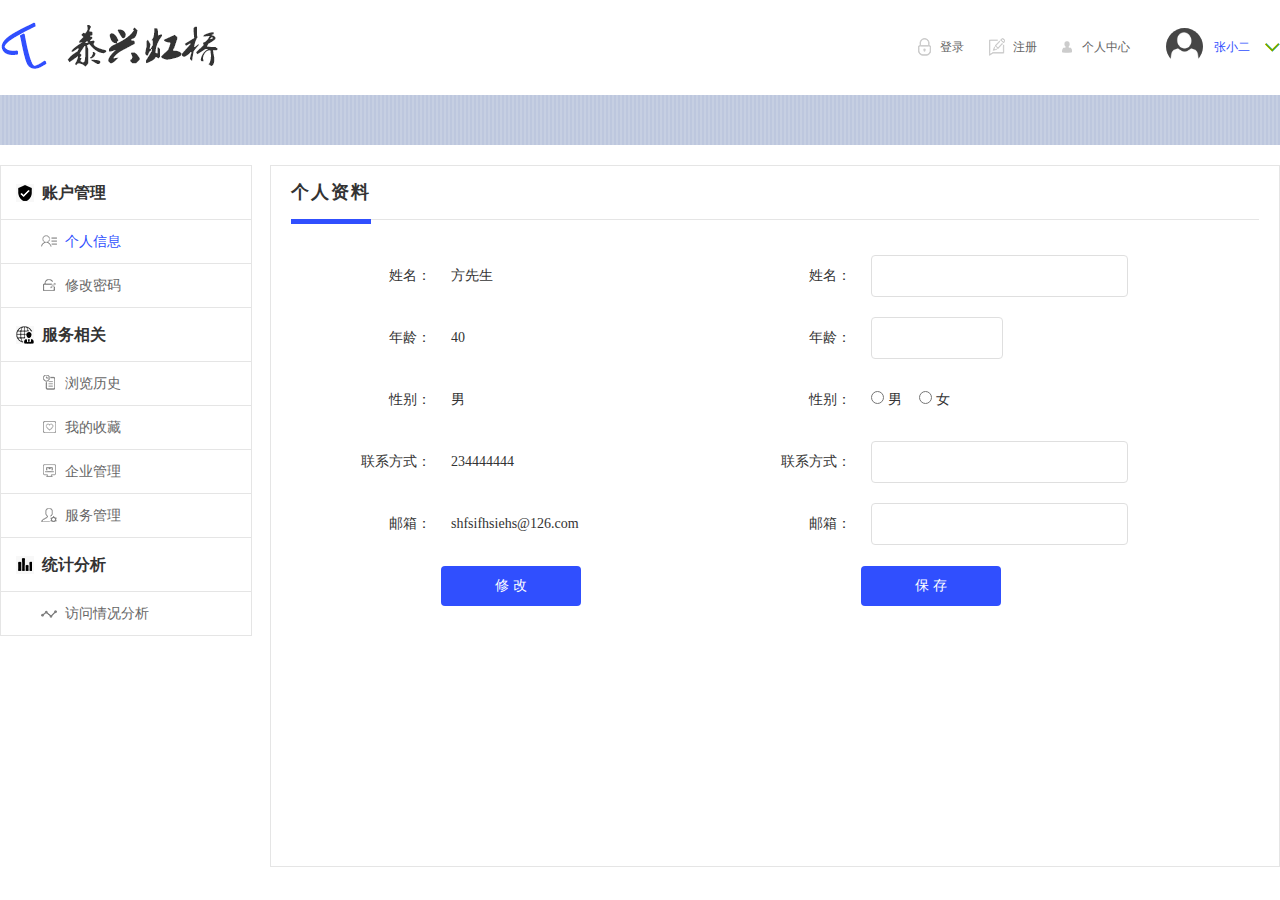
<file: src/main/doc/txhq_OA/grzx_home.html>
<!DOCTYPE html PUBLIC "-//W3C//DTD XHTML 1.0 Transitional//EN" "http://www.w3.org/TR/xhtml1/DTD/xhtml1-transitional.dtd">
<html xmlns="http://www.w3.org/1999/xhtml">
<head>
<meta http-equiv="Content-Type" content="text/html; charset=utf-8" />
<title>无标题文档</title>
<link href="images/gerenzx.css" rel="stylesheet" type="text/css" />
</head>

<body>
<div class="head_box">
	<span class="head_logo"><img src="images/gerenzx_logo.png" width="220" height="60" /></span>
	<ul class="header_yh">
        <li class="header_xiala"><a href="#"></a></li>
        <li class="header_name">张小二</li>
        <li class="header_touxiang"><img src="images/touxiang_03.jpg" width="38" height="38" /></li>
    </ul>
    <ul class="head_grzcdl">
        <li class="head_gr"><a href="#">个人中心</a></li>
        <li class="head_zc"><a href="#">注册</a></li>
        <li class="head_dl"><a href="#">登录</a></li>
    </ul>
</div>
<div class="top_tiao"></div>
<div class="gerenzx_main">
	<div class="gerenzx_left">
    	<h2><span><img src="images/gerenzx_d1.png" /></span>账户管理</h2>
        <ul>
       		<li class="li_atab"><span><img src="images/gerenzx_x1.png" /></span><a href="#">个人信息</a></li>
            <li><span><img src="images/gerenzx_x2.png" /></span><a href="#">修改密码</a></li>
        </ul>
        <h2><span><img src="images/gerenzx_d2.png" /></span>服务相关</h2>
        <ul>
       		<li><span><img src="images/gerenzx_x3.png" /></span><a href="#">浏览历史</a></li>
            <li><span><img src="images/gerenzx_x4.png" /></span><a href="#">我的收藏</a></li>
            <li><span><img src="images/gerenzx_x5.png" /></span><a href="#">企业管理</a></li>
            <li><span><img src="images/gerenzx_x6.png" /></span><a href="#">服务管理</a></li>
        </ul>
        <h2><span><img src="images/gerenzx_d3.png" /></span>统计分析</h2>
        <ul>
       		<li><span><img src="images/gerenzx_x7.png" /></span><a href="#">访问情况分析</a></li>
        </ul>
  </div>
    <div class="gerenzx_right">
    	<div class="grzx_h2"><h2>个人资料</h2></div>
      <table border="0" cellspacing="20" cellpadding="0" class="gerenzx_table">
          <tr>
            <td width="120" align="right">姓名：</td>
            <td width="260" >方先生</td>
            <td width="120" align="right">姓名：</td>
            <td width="260"><input name="" type="text" class="grzx_input" /></td>
          </tr>
          <tr>
            <td align="right">年龄：</td>
            <td>40</td>
            <td align="right">年龄：</td>
            <td><input name="" type="text" class="grzx_input2" /></td>
          </tr>
          <tr>
            <td align="right">性别：</td>
            <td>男</td>
            <td align="right">性别：</td>
            <td><input name="" type="radio" value="" /> 男 &nbsp;&nbsp;&nbsp;&nbsp;<input name="" type="radio" value="" /> 女</td>
          </tr>
          <tr>
            <td align="right">联系方式：</td>
            <td>234444444</td>
            <td align="right">联系方式：</td>
            <td><input name="" type="text" class="grzx_input" /></td>
          </tr>
          <tr>
            <td align="right">邮箱：</td>
            <td>shfsifhsiehs@126.com</td>
            <td align="right">邮箱：</td>
            <td><input name="" type="text" class="grzx_input" /></td>
          </tr>
          <tr>
            <td colspan="2" align="center"><input name="" type="button" value="修 改" class="grzx_button" /></td>
            <td colspan="2" align="center"><input name="" type="button" value="保 存" class="grzx_button"/></td>
          </tr>
        </table>

  </div>
</div>

</body>
</html>
</file>
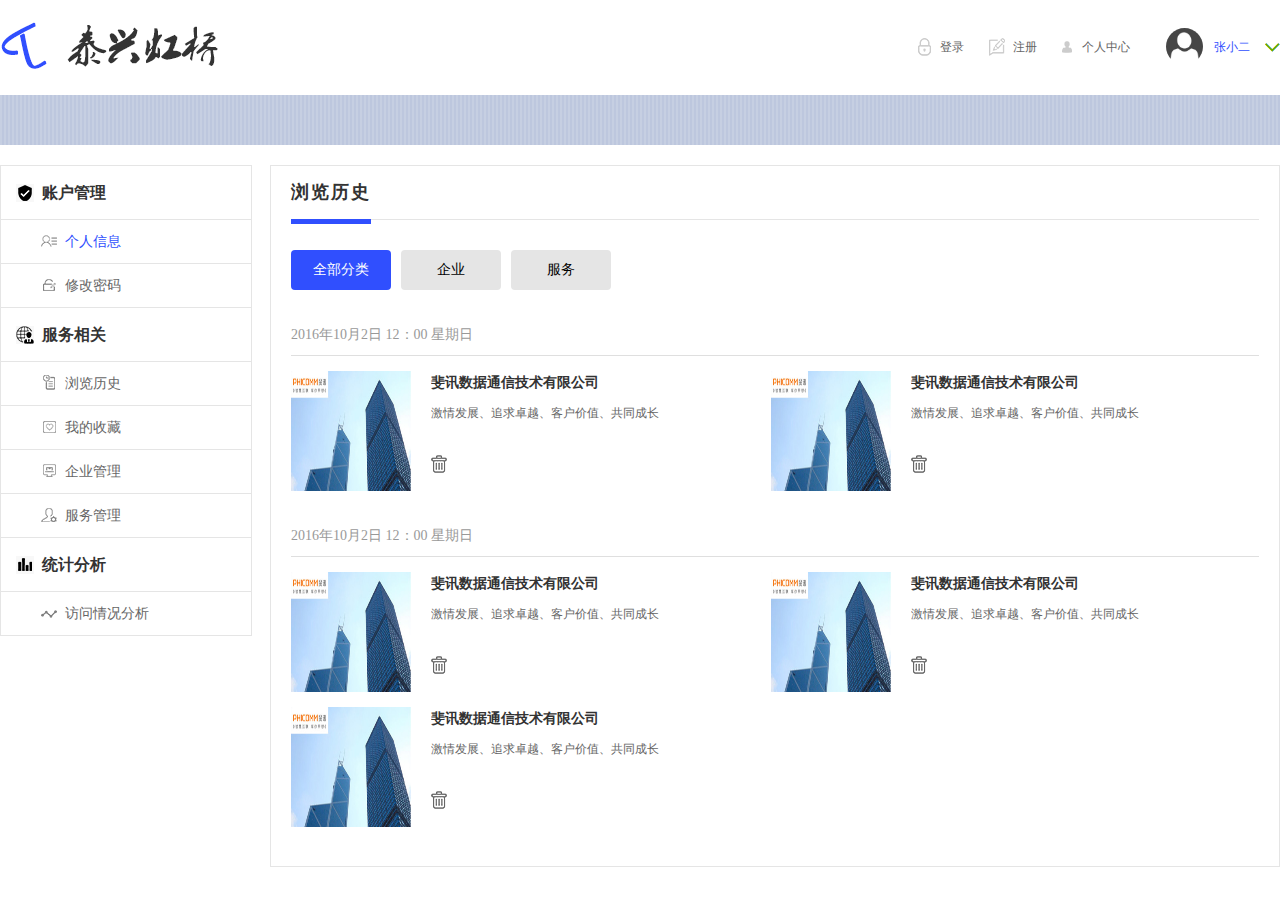
<file: src/main/doc/txhq_OA/grzx_llls.html>
<!DOCTYPE html PUBLIC "-//W3C//DTD XHTML 1.0 Transitional//EN" "http://www.w3.org/TR/xhtml1/DTD/xhtml1-transitional.dtd">
<html xmlns="http://www.w3.org/1999/xhtml">
<head>
<meta http-equiv="Content-Type" content="text/html; charset=utf-8" />
<title>无标题文档</title>
<link href="images/gerenzx.css" rel="stylesheet" type="text/css" />
</head>

<body>
<div class="head_box">
	<span class="head_logo"><img src="images/gerenzx_logo.png" width="220" height="60" /></span>
	<ul class="header_yh">
        <li class="header_xiala"><a href="#"></a></li>
        <li class="header_name">张小二</li>
        <li class="header_touxiang"><img src="images/touxiang_03.jpg" width="38" height="38" /></li>
    </ul>
    <ul class="head_grzcdl">
        <li class="head_gr"><a href="#">个人中心</a></li>
        <li class="head_zc"><a href="#">注册</a></li>
        <li class="head_dl"><a href="#">登录</a></li>
    </ul>
</div>
<div class="top_tiao"></div>
<div class="gerenzx_main">
	<div class="gerenzx_left">
    	<h2><span><img src="images/gerenzx_d1.png" /></span>账户管理</h2>
        <ul>
       		<li class="li_atab"><span><img src="images/gerenzx_x1.png" /></span><a href="#">个人信息</a></li>
            <li><span><img src="images/gerenzx_x2.png" /></span><a href="#">修改密码</a></li>
        </ul>
        <h2><span><img src="images/gerenzx_d2.png" /></span>服务相关</h2>
        <ul>
       		<li><span><img src="images/gerenzx_x3.png" /></span><a href="#">浏览历史</a></li>
            <li><span><img src="images/gerenzx_x4.png" /></span><a href="#">我的收藏</a></li>
            <li><span><img src="images/gerenzx_x5.png" /></span><a href="#">企业管理</a></li>
            <li><span><img src="images/gerenzx_x6.png" /></span><a href="#">服务管理</a></li>
        </ul>
        <h2><span><img src="images/gerenzx_d3.png" /></span>统计分析</h2>
        <ul>
       		<li><span><img src="images/gerenzx_x7.png" /></span><a href="#">访问情况分析</a></li>
        </ul>
  </div>
    <div class="gerenzx_right">
    	<div class="grzx_h2"><h2>浏览历史</h2></div>
      <div class="llls_button_box">
        	<input name="" type="button" value="全部分类" class="llls_button" /><input name="" type="button" value="企业" class="llls_button2" /><input name="" type="button" value="服务" class="llls_button2" />
        </div>
        <div class="llls_time">2016年10月2日  12：00    星期日</div>
        <div>
            <dl class="llls_list">
                <dt><img src="images/home_yzqy_16.jpg" /></dt>
                <dd>
                    <h3>斐讯数据通信技术有限公司</h3>
                    <p>激情发展、追求卓越、客户价值、共同成长</p>
                    <span><img src="images/shanchu.png"/></span>
                </dd>
            </dl>
            <dl class="llls_list">
                <dt><img src="images/home_yzqy_16.jpg" /></dt>
                <dd>
                    <h3>斐讯数据通信技术有限公司</h3>
                    <p>激情发展、追求卓越、客户价值、共同成长</p>
                    <span><img src="images/shanchu.png"/></span>
                </dd>
            </dl>
            <div class="clear"></div>
      	</div>
        
        <div class="llls_time">2016年10月2日  12：00    星期日</div>
        <div>
            <dl class="llls_list">
                <dt><img src="images/home_yzqy_16.jpg" /></dt>
                <dd>
                    <h3>斐讯数据通信技术有限公司</h3>
                    <p>激情发展、追求卓越、客户价值、共同成长</p>
                    <span><img src="images/shanchu.png"/></span>
                </dd>
            </dl>
            <dl class="llls_list">
                <dt><img src="images/home_yzqy_16.jpg" /></dt>
                <dd>
                    <h3>斐讯数据通信技术有限公司</h3>
                    <p>激情发展、追求卓越、客户价值、共同成长</p>
                    <span><img src="images/shanchu.png"/></span>
                </dd>
            </dl>
            <dl class="llls_list">
                <dt><img src="images/home_yzqy_16.jpg" /></dt>
                <dd>
                    <h3>斐讯数据通信技术有限公司</h3>
                    <p>激情发展、追求卓越、客户价值、共同成长</p>
                    <span><img src="images/shanchu.png"/></span>
                </dd>
            </dl>
            <div class="clear"></div>
      	</div>
        

  </div>
</div>

</body>
</html>
</file>
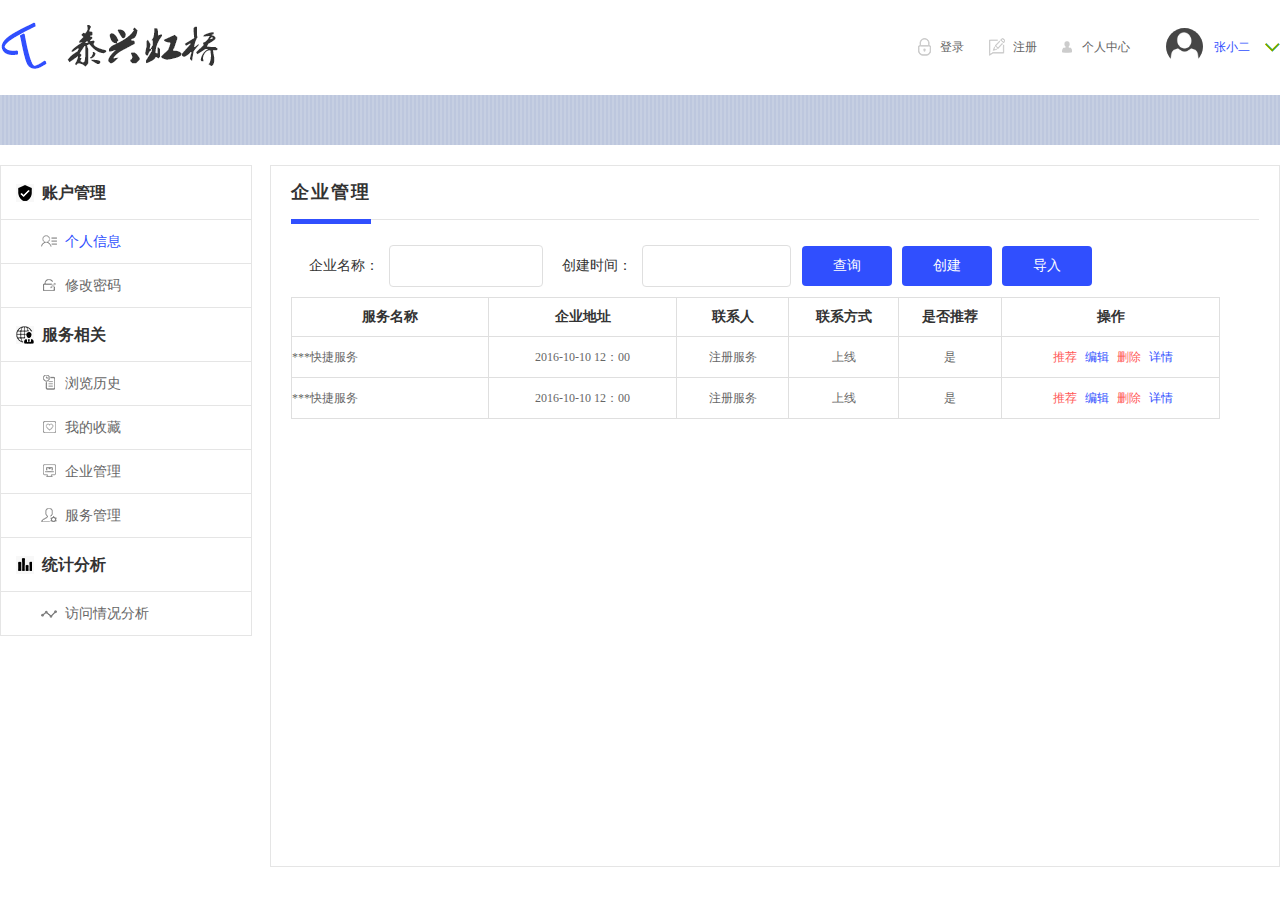
<file: src/main/doc/txhq_OA/grzx_qygl.html>
<!DOCTYPE html PUBLIC "-//W3C//DTD XHTML 1.0 Transitional//EN" "http://www.w3.org/TR/xhtml1/DTD/xhtml1-transitional.dtd">
<html xmlns="http://www.w3.org/1999/xhtml">
<head>
<meta http-equiv="Content-Type" content="text/html; charset=utf-8" />
<title>无标题文档</title>
<link href="images/gerenzx.css" rel="stylesheet" type="text/css" />
</head>

<body>
<div class="head_box">
	<span class="head_logo"><img src="images/gerenzx_logo.png" width="220" height="60" /></span>
	<ul class="header_yh">
        <li class="header_xiala"><a href="#"></a></li>
        <li class="header_name">张小二</li>
        <li class="header_touxiang"><img src="images/touxiang_03.jpg" width="38" height="38" /></li>
    </ul>
    <ul class="head_grzcdl">
        <li class="head_gr"><a href="#">个人中心</a></li>
        <li class="head_zc"><a href="#">注册</a></li>
        <li class="head_dl"><a href="#">登录</a></li>
    </ul>
</div>
<div class="top_tiao"></div>
<div class="gerenzx_main">
	<div class="gerenzx_left">
    	<h2><span><img src="images/gerenzx_d1.png" /></span>账户管理</h2>
        <ul>
       		<li class="li_atab"><span><img src="images/gerenzx_x1.png" /></span><a href="#">个人信息</a></li>
            <li><span><img src="images/gerenzx_x2.png" /></span><a href="#">修改密码</a></li>
        </ul>
        <h2><span><img src="images/gerenzx_d2.png" /></span>服务相关</h2>
        <ul>
       		<li><span><img src="images/gerenzx_x3.png" /></span><a href="#">浏览历史</a></li>
            <li><span><img src="images/gerenzx_x4.png" /></span><a href="#">我的收藏</a></li>
            <li><span><img src="images/gerenzx_x5.png" /></span><a href="#">企业管理</a></li>
            <li><span><img src="images/gerenzx_x6.png" /></span><a href="#">服务管理</a></li>
        </ul>
        <h2><span><img src="images/gerenzx_d3.png" /></span>统计分析</h2>
        <ul>
       		<li><span><img src="images/gerenzx_x7.png" /></span><a href="#">访问情况分析</a></li>
        </ul>
  </div>
    <div class="gerenzx_right">
    	<div class="grzx_h2"><h2>企业管理</h2></div>
      <table border="0" cellspacing="10" cellpadding="0" class="gerenzx_table">
          <tr>
            <td width="78" align="right">企业名称：</td>
            <td width="155"><input name="" type="text" class="grzx_input" /></td>
            <td width="78" align="right">创建时间：</td>
            <td width="150"><input name="" type="text" class="grzx_input" /></td>
            <td width="90"><input name="" type="button" value="查询" class="grzx_button2" /></td>
            <td width="90"><input name="" type="button" value="创建" class="grzx_button2" /></td>
            <td width="90"><input name="" type="button" value="导入" class="grzx_button2" /></td>
          </tr>
        </table>
        <table width="929" border="0" cellspacing="1" cellpadding="0" class="fuwugl_table">
          <thead>
          <tr>
            <td width="196" height="38" align="center">服务名称</td>
            <td width="187" align="center">企业地址</td>
            <td width="111" align="center">联系人</td>
            <td width="109" align="center">联系方式</td>
            <td width="102" align="center">是否推荐</td>
            <td width="217" align="center">操作</td>
          </tr>
          </thead>
          <tbody>
          <tr>
            <td height="40">***快捷服务</td>
            <td align="center">2016-10-10 12：00</td>
            <td align="center">注册服务</td>
            <td align="center">上线</td>
            <td align="center">是</td>
            <td align="center"><a href="#" class="hongzi_a">推荐</a> <a href="#" class="lanzi_a">编辑</a> <a href="#" class="hongzi_a">删除</a> <a href="#" class="lanzi_a">详情</a></td>
          </tr>
          <tr>
            <td height="40">***快捷服务</td>
            <td align="center">2016-10-10 12：00</td>
            <td align="center">注册服务</td>
            <td align="center">上线</td>
            <td align="center">是</td>
            <td align="center"><a href="#" class="hongzi_a">推荐</a> <a href="#" class="lanzi_a">编辑</a> <a href="#" class="hongzi_a">删除</a> <a href="#" class="lanzi_a">详情</a></td>
          </tr>
          </tbody>
        </table>

  </div>
</div>

</body>
</html>
</file>
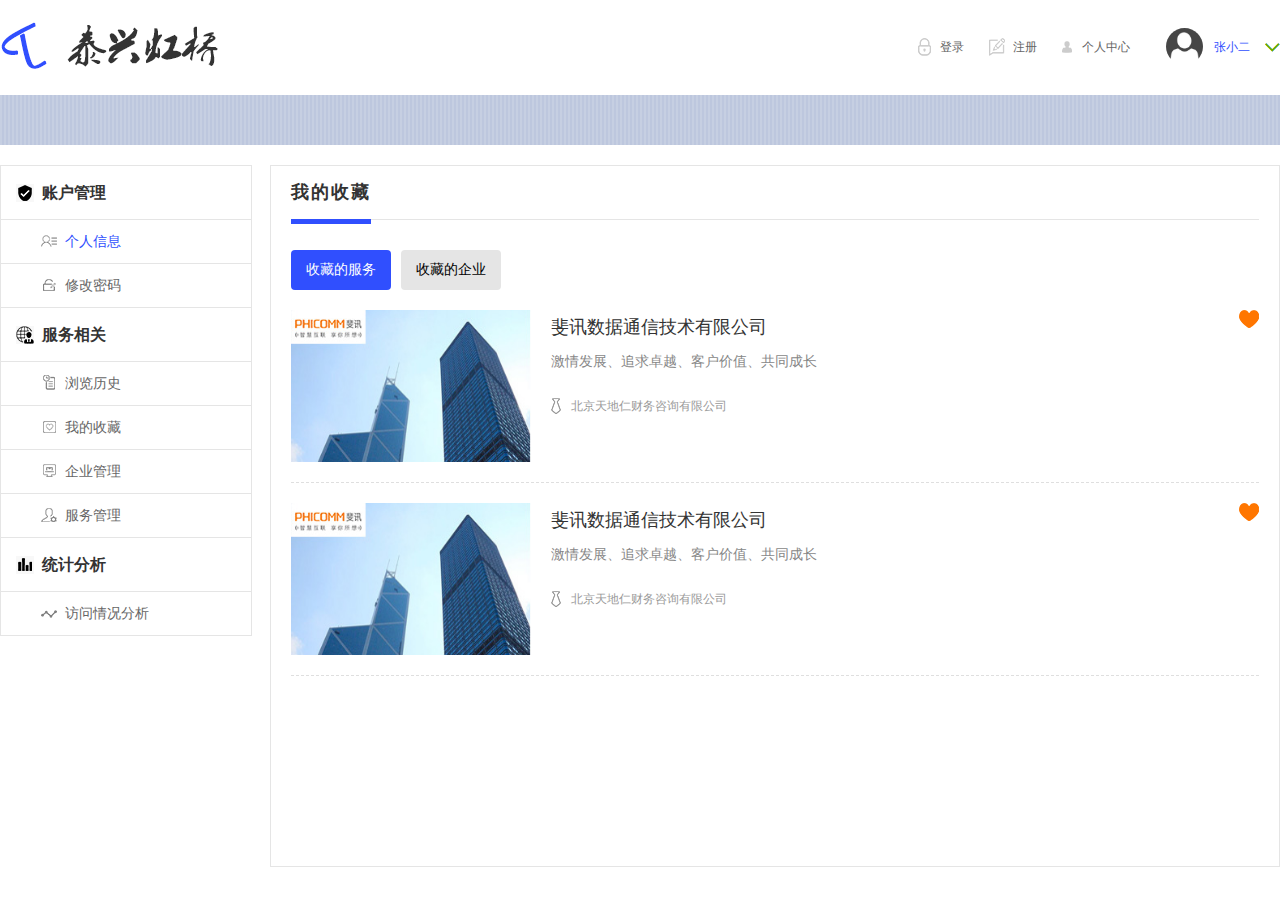
<file: src/main/doc/txhq_OA/grzx_shouchang.html>
<!DOCTYPE html PUBLIC "-//W3C//DTD XHTML 1.0 Transitional//EN" "http://www.w3.org/TR/xhtml1/DTD/xhtml1-transitional.dtd">
<html xmlns="http://www.w3.org/1999/xhtml">
<head>
<meta http-equiv="Content-Type" content="text/html; charset=utf-8" />
<title>无标题文档</title>
<link href="images/gerenzx.css" rel="stylesheet" type="text/css" />
</head>

<body>
<div class="head_box">
	<span class="head_logo"><img src="images/gerenzx_logo.png" width="220" height="60" /></span>
	<ul class="header_yh">
        <li class="header_xiala"><a href="#"></a></li>
        <li class="header_name">张小二</li>
        <li class="header_touxiang"><img src="images/touxiang_03.jpg" width="38" height="38" /></li>
    </ul>
    <ul class="head_grzcdl">
        <li class="head_gr"><a href="#">个人中心</a></li>
        <li class="head_zc"><a href="#">注册</a></li>
        <li class="head_dl"><a href="#">登录</a></li>
    </ul>
</div>
<div class="top_tiao"></div>
<div class="gerenzx_main">
	<div class="gerenzx_left">
    	<h2><span><img src="images/gerenzx_d1.png" /></span>账户管理</h2>
        <ul>
       		<li class="li_atab"><span><img src="images/gerenzx_x1.png" /></span><a href="#">个人信息</a></li>
            <li><span><img src="images/gerenzx_x2.png" /></span><a href="#">修改密码</a></li>
        </ul>
        <h2><span><img src="images/gerenzx_d2.png" /></span>服务相关</h2>
        <ul>
       		<li><span><img src="images/gerenzx_x3.png" /></span><a href="#">浏览历史</a></li>
            <li><span><img src="images/gerenzx_x4.png" /></span><a href="#">我的收藏</a></li>
            <li><span><img src="images/gerenzx_x5.png" /></span><a href="#">企业管理</a></li>
            <li><span><img src="images/gerenzx_x6.png" /></span><a href="#">服务管理</a></li>
        </ul>
        <h2><span><img src="images/gerenzx_d3.png" /></span>统计分析</h2>
        <ul>
       		<li><span><img src="images/gerenzx_x7.png" /></span><a href="#">访问情况分析</a></li>
        </ul>
  </div>
    <div class="gerenzx_right">
    	<div class="grzx_h2"><h2>我的收藏</h2></div>
      	<div class="llls_button_box">
        	<input name="" type="button" value="收藏的服务" class="llls_button" /><input name="" type="button" value="收藏的企业" class="llls_button2" />
        </div>
        <div class="wdsc_list">
            <div class="wdsc_left"><img src="images/home_yzqy_16.jpg" /></div>
            <div class="wdsc_center">
                <h3>斐讯数据通信技术有限公司</h3>
                <p>激情发展、追求卓越、客户价值、共同成长</p>
                <span>北京天地仁财务咨询有限公司</span>
            </div>
            <span class="wdsc_right"><img src="images/shoucang.png" /></span>
            <div class="clear"></div>
        </div>
        
        <div class="wdsc_list">
            <div class="wdsc_left"><img src="images/home_yzqy_16.jpg" /></div>
            <div class="wdsc_center">
                <h3>斐讯数据通信技术有限公司</h3>
                <p>激情发展、追求卓越、客户价值、共同成长</p>
                <span>北京天地仁财务咨询有限公司</span>
            </div>
            <span class="wdsc_right"><img src="images/shoucang.png" /></span>
            <div class="clear"></div>
        </div>

  </div>
</div>

</body>
</html>
</file>
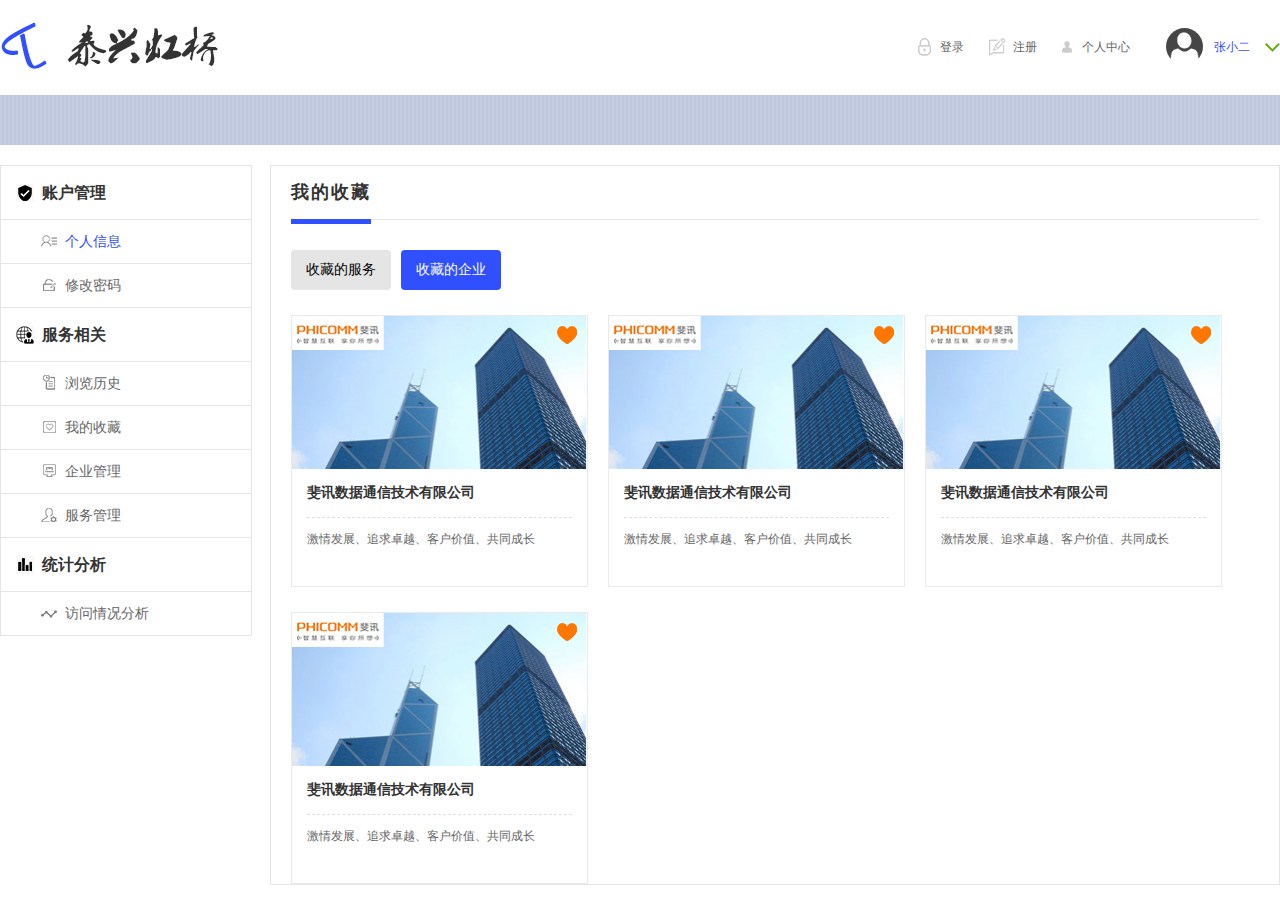
<file: src/main/doc/txhq_OA/grzx_shouchang2.html>
<!DOCTYPE html PUBLIC "-//W3C//DTD XHTML 1.0 Transitional//EN" "http://www.w3.org/TR/xhtml1/DTD/xhtml1-transitional.dtd">
<html xmlns="http://www.w3.org/1999/xhtml">
<head>
<meta http-equiv="Content-Type" content="text/html; charset=utf-8" />
<title>无标题文档</title>
<link href="images/gerenzx.css" rel="stylesheet" type="text/css" />
</head>

<body>
<div class="head_box">
	<span class="head_logo"><img src="images/gerenzx_logo.png" width="220" height="60" /></span>
	<ul class="header_yh">
        <li class="header_xiala"><a href="#"></a></li>
        <li class="header_name">张小二</li>
        <li class="header_touxiang"><img src="images/touxiang_03.jpg" width="38" height="38" /></li>
    </ul>
    <ul class="head_grzcdl">
        <li class="head_gr"><a href="#">个人中心</a></li>
        <li class="head_zc"><a href="#">注册</a></li>
        <li class="head_dl"><a href="#">登录</a></li>
    </ul>
</div>
<div class="top_tiao"></div>
<div class="gerenzx_main">
	<div class="gerenzx_left">
    	<h2><span><img src="images/gerenzx_d1.png" /></span>账户管理</h2>
        <ul>
       		<li class="li_atab"><span><img src="images/gerenzx_x1.png" /></span><a href="#">个人信息</a></li>
            <li><span><img src="images/gerenzx_x2.png" /></span><a href="#">修改密码</a></li>
        </ul>
        <h2><span><img src="images/gerenzx_d2.png" /></span>服务相关</h2>
        <ul>
       		<li><span><img src="images/gerenzx_x3.png" /></span><a href="#">浏览历史</a></li>
            <li><span><img src="images/gerenzx_x4.png" /></span><a href="#">我的收藏</a></li>
            <li><span><img src="images/gerenzx_x5.png" /></span><a href="#">企业管理</a></li>
            <li><span><img src="images/gerenzx_x6.png" /></span><a href="#">服务管理</a></li>
        </ul>
        <h2><span><img src="images/gerenzx_d3.png" /></span>统计分析</h2>
        <ul>
       		<li><span><img src="images/gerenzx_x7.png" /></span><a href="#">访问情况分析</a></li>
        </ul>
  </div>
    <div class="gerenzx_right">
    	<div class="grzx_h2"><h2>我的收藏</h2></div>
      	<div class="llls_button_box">
        	<input name="" type="button" value="收藏的服务" class="llls_button2" /><input name="" type="button" value="收藏的企业" class="llls_button" />
        </div>
        <div class="wdsc_list2">
            <ul>
                <li>
                    <span class="wdsc_qiye"><img src="images/home_yzqy_16.jpg" /></span>
                    <h3>斐讯数据通信技术有限公司</h3>
                    <span class="qysc_pp">激情发展、追求卓越、客户价值、共同成长</span>
                    <span class="wdsdc_qy_xing"><img src="images/shoucang.png" /></span>
                </li>
                <li>
                    <span class="wdsc_qiye"><img src="images/home_yzqy_16.jpg" /></span>
                    <h3>斐讯数据通信技术有限公司</h3>
                    <span class="qysc_pp">激情发展、追求卓越、客户价值、共同成长</span>
                    <span class="wdsdc_qy_xing"><img src="images/shoucang.png" /></span>
                </li>
                <li>
                    <span class="wdsc_qiye"><img src="images/home_yzqy_16.jpg" /></span>
                    <h3>斐讯数据通信技术有限公司</h3>
                    <span class="qysc_pp">激情发展、追求卓越、客户价值、共同成长</span>
                    <span class="wdsdc_qy_xing"><img src="images/shoucang.png" /></span>
                </li>
                <li>
                    <span class="wdsc_qiye"><img src="images/home_yzqy_16.jpg" /></span>
                    <h3>斐讯数据通信技术有限公司</h3>
                    <span class="qysc_pp">激情发展、追求卓越、客户价值、共同成长</span>
                    <span class="wdsdc_qy_xing"><img src="images/shoucang.png" /></span>
                </li>
            </ul>
        </div>

  </div>
</div>

</body>
</html>
</file>
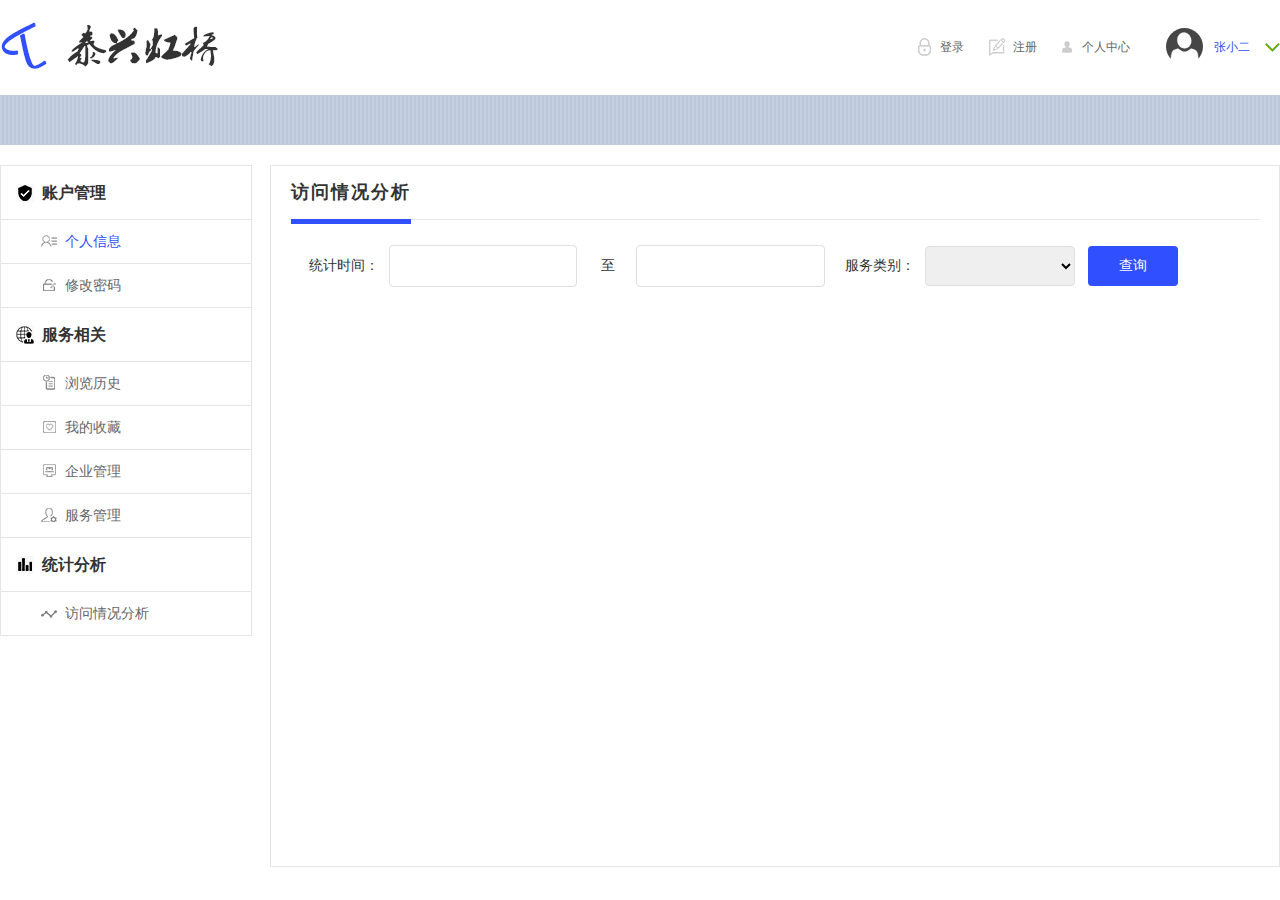
<file: src/main/doc/txhq_OA/grzx_tjqk.html>
<!DOCTYPE html PUBLIC "-//W3C//DTD XHTML 1.0 Transitional//EN" "http://www.w3.org/TR/xhtml1/DTD/xhtml1-transitional.dtd">
<html xmlns="http://www.w3.org/1999/xhtml">
<head>
<meta http-equiv="Content-Type" content="text/html; charset=utf-8" />
<title>无标题文档</title>
<link href="images/gerenzx.css" rel="stylesheet" type="text/css" />
</head>

<body>
<div class="head_box">
	<span class="head_logo"><img src="images/gerenzx_logo.png" width="220" height="60" /></span>
	<ul class="header_yh">
        <li class="header_xiala"><a href="#"></a></li>
        <li class="header_name">张小二</li>
        <li class="header_touxiang"><img src="images/touxiang_03.jpg" width="38" height="38" /></li>
    </ul>
    <ul class="head_grzcdl">
        <li class="head_gr"><a href="#">个人中心</a></li>
        <li class="head_zc"><a href="#">注册</a></li>
        <li class="head_dl"><a href="#">登录</a></li>
    </ul>
</div>
<div class="top_tiao"></div>
<div class="gerenzx_main">
	<div class="gerenzx_left">
    	<h2><span><img src="images/gerenzx_d1.png" /></span>账户管理</h2>
        <ul>
       		<li class="li_atab"><span><img src="images/gerenzx_x1.png" /></span><a href="#">个人信息</a></li>
            <li><span><img src="images/gerenzx_x2.png" /></span><a href="#">修改密码</a></li>
        </ul>
        <h2><span><img src="images/gerenzx_d2.png" /></span>服务相关</h2>
        <ul>
       		<li><span><img src="images/gerenzx_x3.png" /></span><a href="#">浏览历史</a></li>
            <li><span><img src="images/gerenzx_x4.png" /></span><a href="#">我的收藏</a></li>
            <li><span><img src="images/gerenzx_x5.png" /></span><a href="#">企业管理</a></li>
            <li><span><img src="images/gerenzx_x6.png" /></span><a href="#">服务管理</a></li>
        </ul>
        <h2><span><img src="images/gerenzx_d3.png" /></span>统计分析</h2>
        <ul>
       		<li><span><img src="images/gerenzx_x7.png" /></span><a href="#">访问情况分析</a></li>
        </ul>
  </div>
    <div class="gerenzx_right">
    	<div class="grzx_h2"><h2>访问情况分析</h2></div>
      <table border="0" cellspacing="10" cellpadding="0" class="gerenzx_table">
          <tr>
            <td width="78" align="right">统计时间：</td>
            <td width="190"><input name="" type="text" class="grzx_input" /></td>
            <td width="37" align="center">至</td>
            <td width="191"><input name="" type="text" class="grzx_input" /></td>
            <td width="78" align="right">服务类别：</td>
            <td width="153"><select name="" class="grzx_input"></select></td>
            <td width="90"><input name="" type="button" value="查询" class="grzx_button2" /></td>
            
          </tr>
        </table>
  </div>
</div>

</body>
</html>
</file>
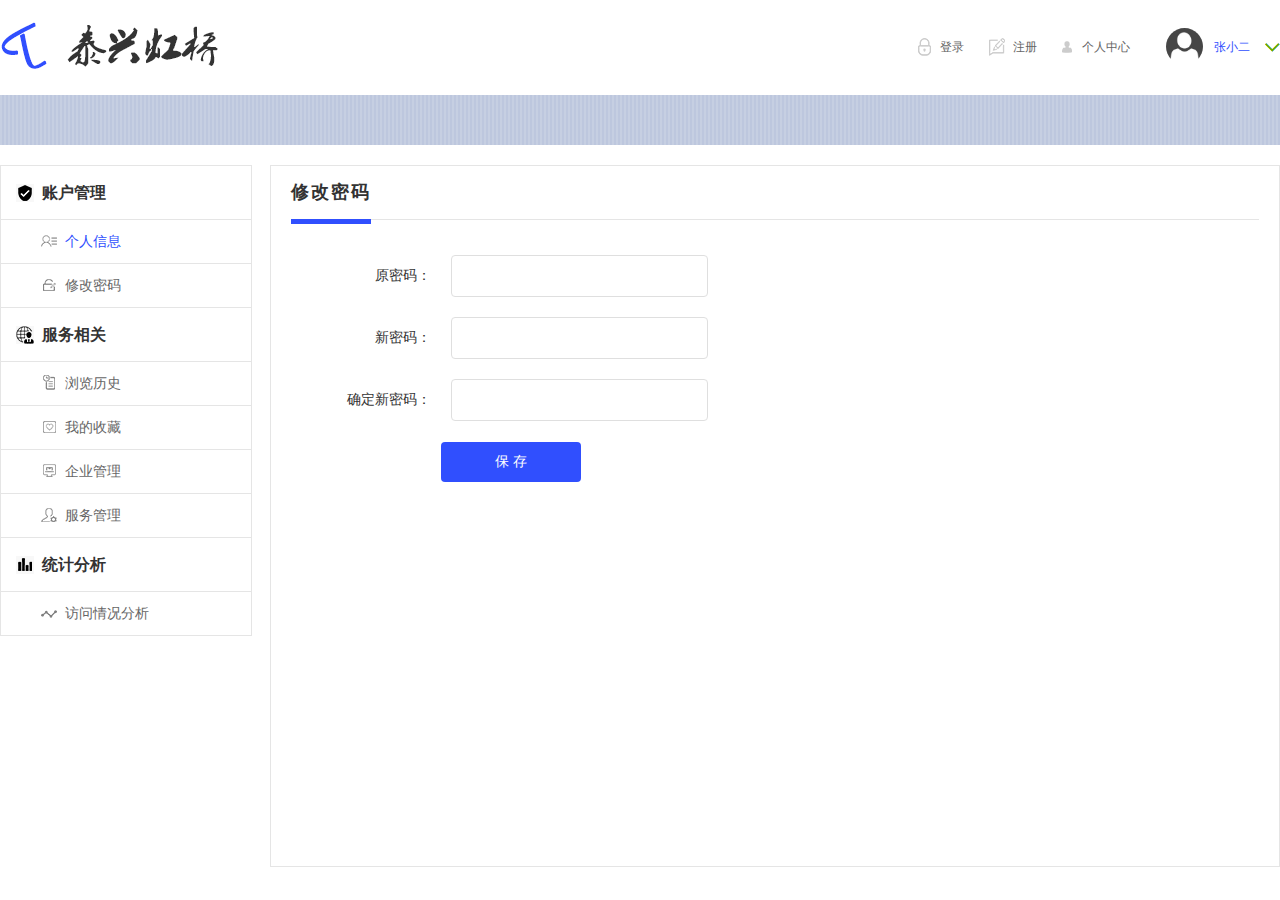
<file: src/main/doc/txhq_OA/grzx_xgmm.html>
<!DOCTYPE html PUBLIC "-//W3C//DTD XHTML 1.0 Transitional//EN" "http://www.w3.org/TR/xhtml1/DTD/xhtml1-transitional.dtd">
<html xmlns="http://www.w3.org/1999/xhtml">
<head>
<meta http-equiv="Content-Type" content="text/html; charset=utf-8" />
<title>无标题文档</title>
<link href="images/gerenzx.css" rel="stylesheet" type="text/css" />
</head>

<body>
<div class="head_box">
	<span class="head_logo"><img src="images/gerenzx_logo.png" width="220" height="60" /></span>
	<ul class="header_yh">
        <li class="header_xiala"><a href="#"></a></li>
        <li class="header_name">张小二</li>
        <li class="header_touxiang"><img src="images/touxiang_03.jpg" width="38" height="38" /></li>
    </ul>
    <ul class="head_grzcdl">
        <li class="head_gr"><a href="#">个人中心</a></li>
        <li class="head_zc"><a href="#">注册</a></li>
        <li class="head_dl"><a href="#">登录</a></li>
    </ul>
</div>
<div class="top_tiao"></div>
<div class="gerenzx_main">
	<div class="gerenzx_left">
    	<h2><span><img src="images/gerenzx_d1.png" /></span>账户管理</h2>
        <ul>
       		<li class="li_atab"><span><img src="images/gerenzx_x1.png" /></span><a href="#">个人信息</a></li>
            <li><span><img src="images/gerenzx_x2.png" /></span><a href="#">修改密码</a></li>
        </ul>
        <h2><span><img src="images/gerenzx_d2.png" /></span>服务相关</h2>
        <ul>
       		<li><span><img src="images/gerenzx_x3.png" /></span><a href="#">浏览历史</a></li>
            <li><span><img src="images/gerenzx_x4.png" /></span><a href="#">我的收藏</a></li>
            <li><span><img src="images/gerenzx_x5.png" /></span><a href="#">企业管理</a></li>
            <li><span><img src="images/gerenzx_x6.png" /></span><a href="#">服务管理</a></li>
        </ul>
        <h2><span><img src="images/gerenzx_d3.png" /></span>统计分析</h2>
        <ul>
       		<li><span><img src="images/gerenzx_x7.png" /></span><a href="#">访问情况分析</a></li>
        </ul>
  </div>
    <div class="gerenzx_right">
    	<div class="grzx_h2">
    	  <h2>修改密码</h2></div>
      <table border="0" cellspacing="20" cellpadding="0" class="gerenzx_table">
          <tr>
            <td width="120" align="right">原密码：</td>
            <td width="260" ><input name="" type="text" class="grzx_input" /></td>
          </tr>
          <tr>
            <td align="right">新密码：</td>
            <td><input name="" type="text" class="grzx_input" /></td>
          </tr>
          <tr>
            <td align="right">确定新密码：</td>
            <td><input name="" type="text" class="grzx_input" /></td>
          </tr>
          <tr>
            <td colspan="2" align="center"><input name="" type="button" value="保 存" class="grzx_button" /></td>
          </tr>
        </table>

  </div>
</div>

</body>
</html>
</file>
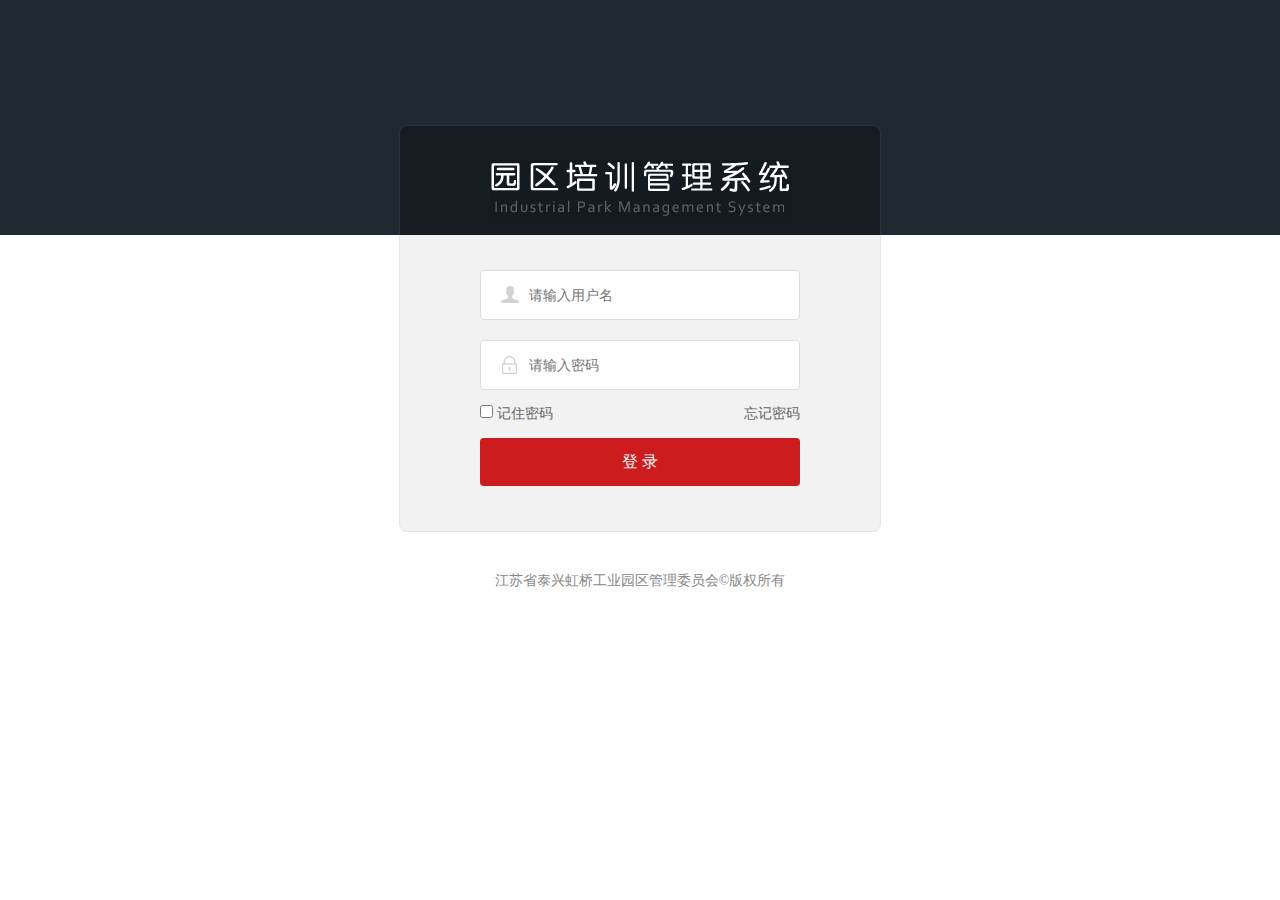
<file: src/main/doc/txhq_OA/login.html>
<!DOCTYPE html PUBLIC "-//W3C//DTD XHTML 1.0 Transitional//EN" "http://www.w3.org/TR/xhtml1/DTD/xhtml1-transitional.dtd">
<html xmlns="http://www.w3.org/1999/xhtml">
<head>
<meta http-equiv="Content-Type" content="text/html; charset=utf-8" />
<title>无标题文档</title>
<link href="images/login.css" rel="stylesheet" type="text/css" />
</head>

<body>
<div class="login_head">
	<div class="login_title"><img src="images/goin_h.png" width="301" height="57" /></div>
</div>
<div class="login_box">
	<ul>
    	<li class="border_bj margin_top20">
            <span class="login_img"><img src="images/goin_yh.png" /></span>
            <input name="" type="text" placeholder="请输入用户名" class="login_input_text" />
        </li>
        <li class="border_bj margin_top20">
            <span class="login_img"><img src="images/goin_mm.png" /></span>
            <input name="" type="text" placeholder="请输入密码" class="login_input_text" />
        </li>
        <li>
            <span class="login_wjmm"><a href="#">忘记密码</a></span>
            <span><input name="" type="checkbox" value="" /> 记住密码</span>
        </li>
        <li><input name="" type="button" value="登 录" class="login_button" /></li>
    </ul>
</div>

<div class="login_fotter">江苏省泰兴虹桥工业园区管理委员会©版权所有</div>



</body>
</html>
</file>
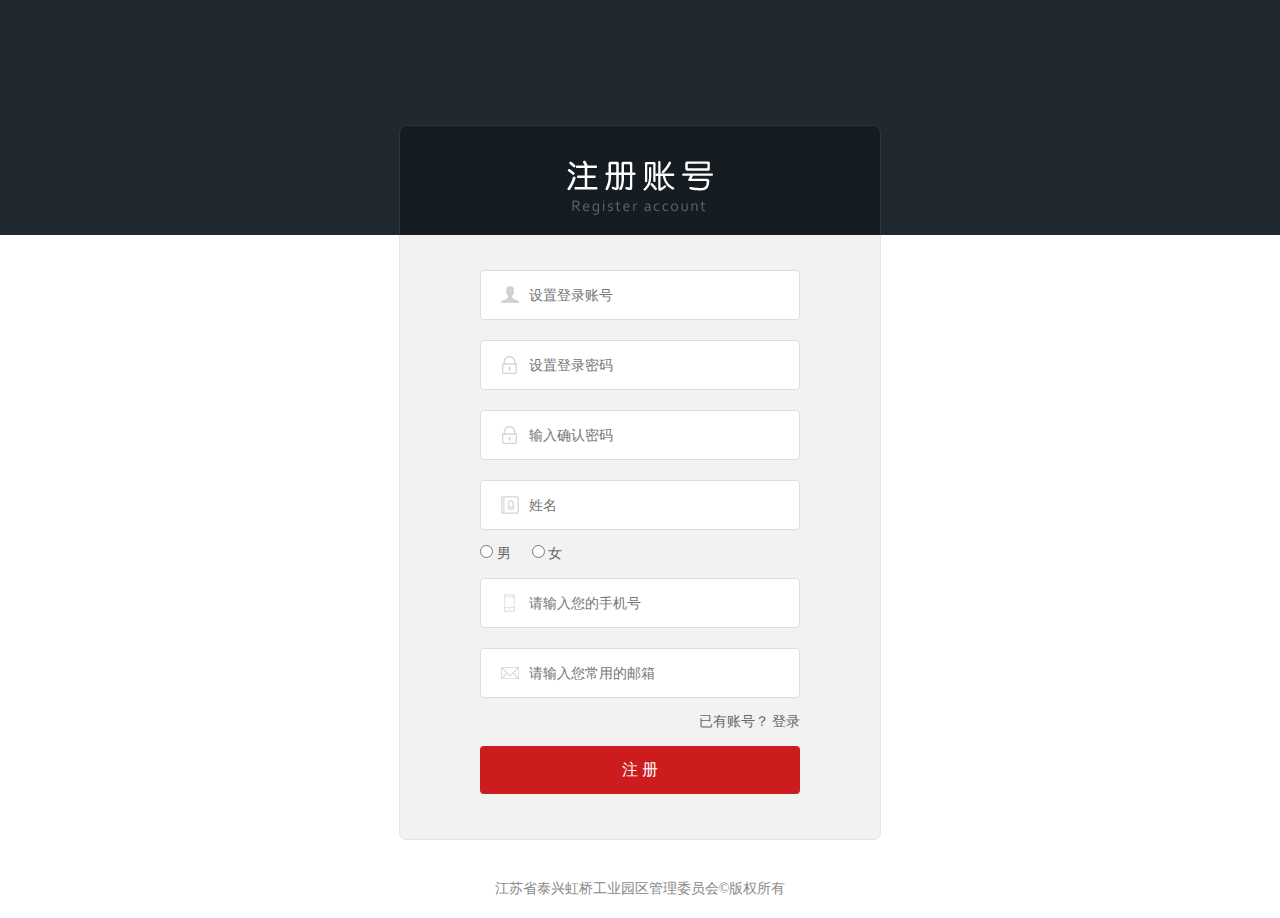
<file: src/main/doc/txhq_OA/register.html>
<!DOCTYPE html PUBLIC "-//W3C//DTD XHTML 1.0 Transitional//EN" "http://www.w3.org/TR/xhtml1/DTD/xhtml1-transitional.dtd">
<html xmlns="http://www.w3.org/1999/xhtml">
<head>
<meta http-equiv="Content-Type" content="text/html; charset=utf-8" />
<title>无标题文档</title>
<link href="images/login.css" rel="stylesheet" type="text/css" />
</head>

<body>
<div class="login_head">
	<div class="login_title"><img src="images/zhuce_h.png" /></div>
</div>
<div class="login_box">
	<ul>
    	<li class="border_bj margin_top20">
            <span class="login_img"><img src="images/goin_yh.png" /></span>
            <input name="" type="text" placeholder="设置登录账号" class="login_input_text" />
        </li>
        <li class="border_bj margin_top20">
            <span class="login_img"><img src="images/goin_mm.png" /></span>
            <input name="" type="text" placeholder="设置登录密码" class="login_input_text" />
        </li>
        <li class="border_bj margin_top20">
            <span class="login_img"><img src="images/goin_mm.png" /></span>
            <input name="" type="text" placeholder="输入确认密码" class="login_input_text" />
        </li>
        <li class="border_bj margin_top20">
            <span class="login_img"><img src="images/zhuce_xm.png" /></span>
            <input name="" type="text" placeholder="姓名" class="login_input_text" />
        </li>
        <li><input name="" type="radio" /> 男 &nbsp;&nbsp;&nbsp;&nbsp; <input name="" type="radio" /> 女</li>
        <li class="border_bj">
            <span class="login_img"><img src="images/zhuce_sj.png" /></span>
            <input name="" type="text" placeholder="请输入您的手机号" class="login_input_text" />
        </li>
        <li class="border_bj margin_top20">
            <span class="login_img"><img src="images/zhuce_yx.png" /></span>
            <input name="" type="text" placeholder="请输入您常用的邮箱" class="login_input_text" />
        </li>
        <li>
            <span class="login_wjmm">已有账号？ <a href="#">登录</a></span>
        </li>
        <li><input name="" type="button" value="注 册" class="login_button" /></li>
    </ul>
</div>

<div class="login_fotter">江苏省泰兴虹桥工业园区管理委员会©版权所有</div>



</body>
</html>
</file>
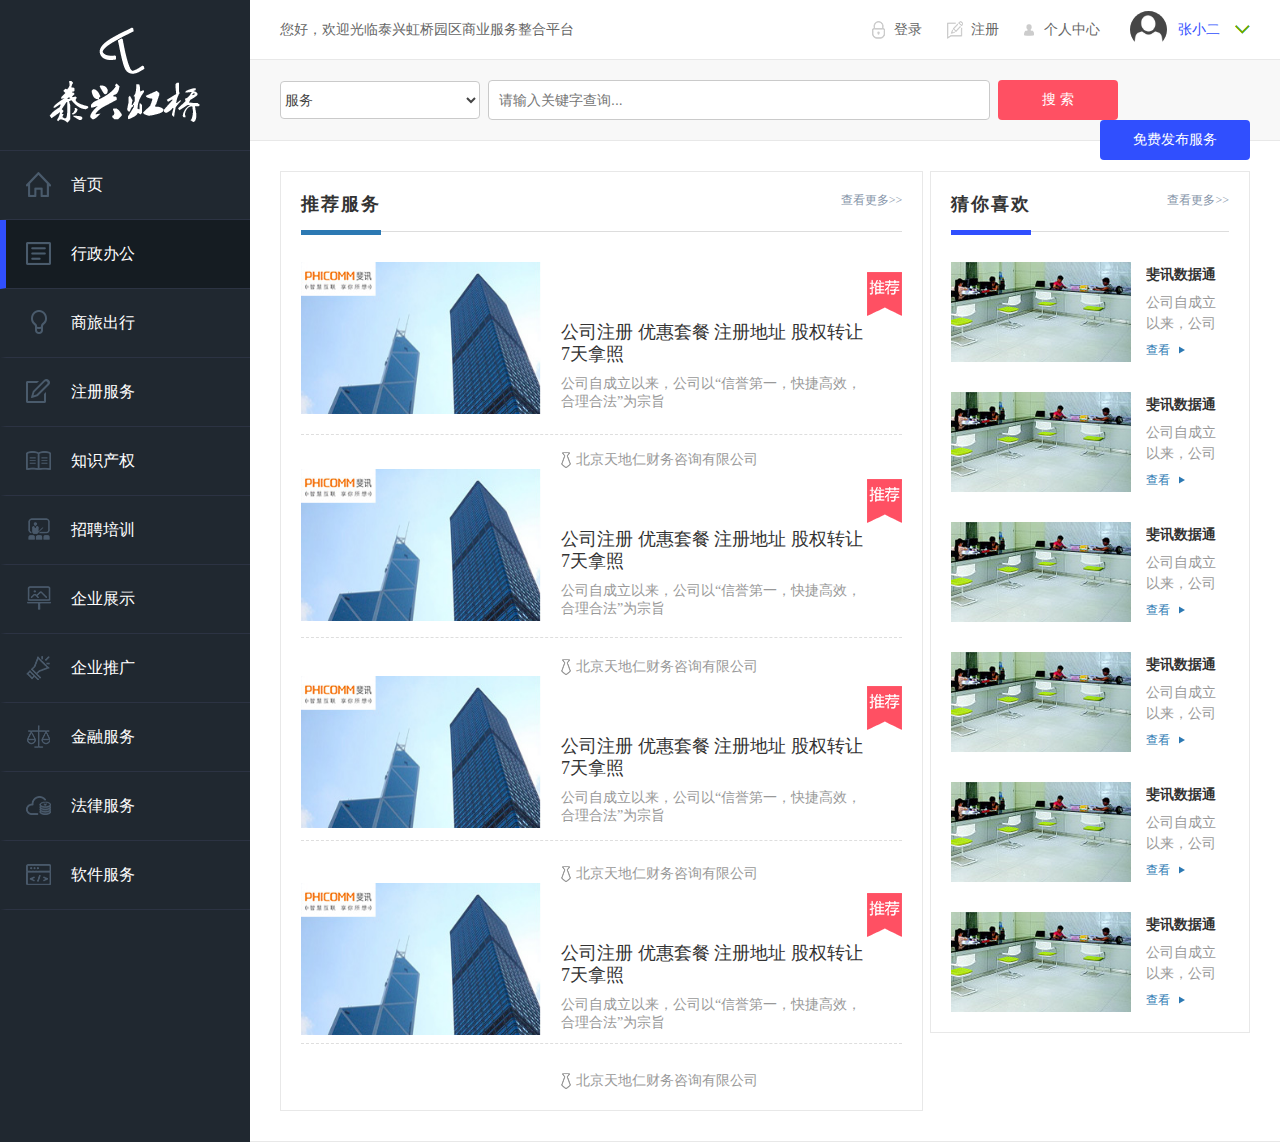
<file: src/main/doc/txhq_OA/suoyoufuwu.html>
<!DOCTYPE html PUBLIC "-//W3C//DTD XHTML 1.0 Transitional//EN" "http://www.w3.org/TR/xhtml1/DTD/xhtml1-transitional.dtd">
<html xmlns="http://www.w3.org/1999/xhtml">
<head>
<meta http-equiv="Content-Type" content="text/html; charset=utf-8" />
<title>无标题文档</title>
<link href="images/hongqiao.css" rel="stylesheet" type="text/css" />
</head>

<body>
<table width="100%" height="100%" border="0px" cellpadding="0px" cellspacing="0px" >
	<tr><td width="250px"  class="con_left" valign="top">
        <div>
            <div class="left_logo"><img src="images/home_logo.png" width="152" height="100" /></div>
            <ul>
                <li><span class="left_biao"><img src="images/nav_01.png" /></span>首页</li>
                <li class="left_border"><span class="left_biao"><img src="images/nav_02.png" /></span>行政办公</li>
                <li><span class="left_biao"><img src="images/nav_03.png" /></span>商旅出行</li>
                <li><span class="left_biao"><img src="images/nav_04.png" /></span>注册服务</li>
                <li><span class="left_biao"><img src="images/nav_05.png" /></span>知识产权</li>
                <li><span class="left_biao"><img src="images/nav_06.png" /></span>招聘培训</li>
                <li><span class="left_biao"><img src="images/nav_07.png" /></span>企业展示</li>
                <li><span class="left_biao"><img src="images/nav_08.png" /></span>企业推广</li>
                <li><span class="left_biao"><img src="images/nav_09.png" /></span>金融服务</li>
                <li><span class="left_biao"><img src="images/nav_10.png" /></span>法律服务</li>
                <li><span class="left_biao"><img src="images/nav_11.png" /></span>软件服务</li>
            </ul>
        </div>
    </td>
    <td  valign="top">
        <div class="right_header">
            <span class="header_left">您好，欢迎光临泰兴虹桥园区商业服务整合平台</span>
            <ul class="header_yh">
                <li class="header_xiala"><a href="#"></a></li>
                <li class="header_name">张小二</li>
                <li class="header_touxiang"><img src="images/touxiang_03.jpg" width="38" height="38" /></li>
            </ul>
            <ul class="head_grzcdl">
                <li class="head_gr"><a href="#">个人中心</a></li>
                <li class="head_zc"><a href="#">注册</a></li>
                <li class="head_dl"><a href="#">登录</a></li>
            </ul>
        </div>
        <div class="right_search">
            <div class="search_box">
                <table border="0" cellspacing="0" cellpadding="0">
                  <tr>
                    <td><label><select name="" class="select_fuwu"><option>服务</option><option>服务2</option></select></label></td>
                    <td><label><input name="" type="text" placeholder="请输入关键字查询..." class="input_chaxun" /></label></td>
                    <td><label><input name="" type="button" value="搜 索" class="button_search" /></label></td>
                  </tr>
                </table>
            </div>
            <div class="release_box"><label><input name="" type="button" value="免费发布服务" class="button_release" /></label></div>
        </div>
        <div class="right_main">
            <div class="fuwu_left_con">
                <div class="right3_h2"><span class="more"><a href="#" target="_blank">查看更多>></a></span><h2>推荐服务</h2></div>
                <div class="tjfw_tuwen">
           	    	<div class="tjfw_tu"><img src="images/home_yzqy_16.jpg" /></div>
                    <span class="scfuwu"><img src="images/tuijian.png" width="35" height="44" /></span> 
                    <div class="tjfw_center">
                        <h3>公司注册 优惠套餐 注册地址 股权转让 7天拿照</h3> 
                        <span class="fuwu_time">公司自成立以来，公司以“信誉第一，快捷高效，合理合法”为宗旨</span>
                        <span class="fuwu_gongsim">北京天地仁财务咨询有限公司</span>
                    </div>
                </div> 
                <div class="tjfw_tuwen">
           	    	<div class="tjfw_tu"><img src="images/home_yzqy_16.jpg" /></div>
                    <span class="scfuwu"><img src="images/tuijian.png" width="35" height="44" /></span> 
                    <div class="tjfw_center">
                        <h3>公司注册 优惠套餐 注册地址 股权转让 7天拿照</h3> 
                        <span class="fuwu_time">公司自成立以来，公司以“信誉第一，快捷高效，合理合法”为宗旨</span>
                        <span class="fuwu_gongsim">北京天地仁财务咨询有限公司</span>
                    </div>
                </div>
                <div class="tjfw_tuwen">
           	    	<div class="tjfw_tu"><img src="images/home_yzqy_16.jpg" /></div>
                    <span class="scfuwu"><img src="images/tuijian.png" width="35" height="44" /></span> 
                    <div class="tjfw_center">
                        <h3>公司注册 优惠套餐 注册地址 股权转让 7天拿照</h3> 
                        <span class="fuwu_time">公司自成立以来，公司以“信誉第一，快捷高效，合理合法”为宗旨</span>
                        <span class="fuwu_gongsim">北京天地仁财务咨询有限公司</span>
                    </div>
                </div>
                <div class="tjfw_tuwen">
           	    	<div class="tjfw_tu"><img src="images/home_yzqy_16.jpg" /></div>
                    <span class="scfuwu"><img src="images/tuijian.png" width="35" height="44" /></span> 
                    <div class="tjfw_center">
                        <h3>公司注册 优惠套餐 注册地址 股权转让 7天拿照</h3> 
                        <span class="fuwu_time">公司自成立以来，公司以“信誉第一，快捷高效，合理合法”为宗旨</span>
                        <span class="fuwu_gongsim">北京天地仁财务咨询有限公司</span>
                    </div>
                </div>
                
                
                
              
            
          </div>
            <div class="fuwu_right_con">
                <div class="tjfw_cnxh">
                	<div class="right_h2"><span class="more"><a href="#" target="_blank">查看更多>></a></span><h2>猜你喜欢</h2></div>
                    <ul>
                        <li><img src="images/home_yi_29.jpg" width="180" height="100" />
                            <h3>斐讯数据通信技术有限公司</h3>
                            <p>公司自成立以来，公司以“信誉第一，快捷高效，合理合法”为宗旨</p>
                            <span><a href="#">查看</a></span>
                        </li>
                        <li><img src="images/home_yi_29.jpg" width="180" height="100" />
                            <h3>斐讯数据通信技术有限公司</h3>
                            <p>公司自成立以来，公司以“信誉第一，快捷高效，合理合法”为宗旨</p>
                            <span><a href="#">查看</a></span>
                        </li>
                        <li><img src="images/home_yi_29.jpg" width="180" height="100" />
                            <h3>斐讯数据通信技术有限公司</h3>
                            <p>公司自成立以来，公司以“信誉第一，快捷高效，合理合法”为宗旨</p>
                            <span><a href="#">查看</a></span>
                        </li>
                        <li><img src="images/home_yi_29.jpg" width="180" height="100" />
                            <h3>斐讯数据通信技术有限公司</h3>
                            <p>公司自成立以来，公司以“信誉第一，快捷高效，合理合法”为宗旨</p>
                            <span><a href="#">查看</a></span>
                        </li>
                        <li><img src="images/home_yi_29.jpg" width="180" height="100" />
                            <h3>斐讯数据通信技术有限公司</h3>
                            <p>公司自成立以来，公司以“信誉第一，快捷高效，合理合法”为宗旨</p>
                            <span><a href="#">查看</a></span>
                        </li>
                        <li><img src="images/home_yi_29.jpg" width="180" height="100" />
                            <h3>斐讯数据通信技术有限公司</h3>
                            <p>公司自成立以来，公司以“信誉第一，快捷高效，合理合法”为宗旨</p>
                            <span><a href="#">查看</a></span>
                        </li>
                    
                    </ul>
                
                </div>
            
            
            
            
            </div>
            <div class="clear"></div>
        </div>
    </td></tr>
</table>




























</body>
</html>
</file>
<file: src/main/doc/txhq_OA/images/hongqiao.css>
@charset "utf-8";
* { margin:0; padding:0;}
html,body{height:100%;}
body { padding:0; margin:0; font-size:12px;  color:#333; font-family:"Microsoft YaHei",微软雅黑,"MicrosoftJhengHei",华文细黑,STHeiti,MingLiu;}
a { text-decoration:none; color:#333;}
a:hover { color: #FF0000; text-decoration: underline;}
img{ border:0;}
ol,ul,li { margin: 0px; padding: 0px; list-style-type: none;}
dl,dt,dd,h1,h2,h3,h4,h5,h6 { margin: 0px; padding: 0px;}
.clear{ display:block;overflow:hidden;clear:both;height:0;line-height:0;font-size:0;}


/*首页*/
.con_left { background:#202830;}
.con_left ul li { height:68px; line-height:68px; font-size:16px; color:#fff; border-bottom:1px solid #2c3343; border-left:6px solid #202830;}
.con_left ul li.left_border { border-left:6px solid #304ffe; background:#151c22;}
.left_biao { width:25px; height:25px; padding:21px 20px 21px 20px; display:block; float:left;}
.left_logo { text-align:center; padding:25px 0; border-bottom:1px solid #2c3343;}

.right_header { height:59px; line-height:59px; border-bottom:1px solid #e8e8e8; font-size:14px; color:#666; padding:0 30px; overflow:hidden;}
.header_left { float:left;}
.header_yh { float:right; width:150px; height:59px; display:block;}
.header_yh li { float:right; display:inline;}
.header_xiala { padding:20px 0 20px 15px; }
.header_xiala a { display:block; width:15px; height:19px; background:url(home_yh.png) no-repeat right center;}
.header_touxiang { padding:11px;}
.header_touxiang img { width:37px; height:37px; border-radius:50%;}
.header_name { color:#304ffe;}
.head_grzcdl { float:right; width:260px; height:59px; display:block;}
.head_grzcdl li { float:right; margin-left:25px; display:inline;}
.head_grzcdl li.head_gr { background:url(home_gr.png) no-repeat left center; padding-left:20px;}
.head_grzcdl li.head_zc { background:url(home_zc.png) no-repeat left center; padding-left:24px;}
.head_grzcdl li.head_dl { background:url(home_dl.png) no-repeat left center; padding-left:22px;}
.head_grzcdl li a { color:#666;}
.right_search { background:#f8f8f8; border-bottom:1px solid #e8e8e8; height:40px; padding:20px 30px;}
.search_box { float:left;}
.search_box table td { padding-right:8px;}
.select_fuwu { background:#fff; width:200px; height:38px; border:1px solid #cacaca; border-radius:4px; font-size:14px; color:#444;}
.input_chaxun { background:#fff; width:500px; height:38px; border:1px solid #cacaca; border-radius:4px; font-size:14px; color:#444; text-indent:10px;}
.button_search { background:#ff5063; width:120px; height:40px; border:0; border-radius:4px; font-size:14px; color:#fff; cursor:pointer;}
.release_box { float:right; width:150px;}
.button_release { background:#304ffe; width:150px; height:40px; border:0; border-radius:4px; font-size:14px; color:#fff; cursor:pointer;}

.right_main { padding:30px; border-bottom:1px solid #e8e8e8; }

.youzhiqy_box { border:1px solid #e8e8e8; padding:25px 0 25px 25px;}
.right2_h2 { border-bottom:1px solid #ddd; padding-bottom:15px; margin-right:25px; overflow:visible;}
.right_h2 { border-bottom:1px solid #ddd; padding-bottom:15px; overflow:visible;}
.right_h2 h2,.right2_h2 h2 { font-size:18px; border-bottom:5px solid #304ffe; display:inline; padding-bottom:16px; letter-spacing:2px;}
.more { float:right; font-size:12px; font-weight:normal;}
.more a { color:#8493a8;}
.youzhiqy_yzqy { width:100%;}
.youzhiqy_yzqy ul li { width:23.5%; float:left; border:1px solid #e8e8e8; margin-top:20px; margin-right:1%; display:inline-block;}
.youzhiqy_yzqy ul li img { width:100%;}
.youzhiqy_yzqy ul li h3 { height:48px; line-height:48px; margin:0 15px; border-bottom:1px dashed #e8e8e8; font-size:14px; overflow:hidden;}
.youzhiqy_yzqy ul li p { font-size:12px; color:#666; margin:10px 15px 10px 15px; display:block; line-height:22px; height:44px; overflow:hidden;}

.fuwu_xihuan { border:1px solid #e8e8e8; padding:25px; height:434px; margin-top:30px;}
.tjfw_box { float:left; width:38%;}
.tjfw_box dl { height:75px; display:block; margin-top:20px;}
.tjfw_box dl dt { float:left; width:75px; height:75px; display:block; text-align:center; line-height:75px; font-size:40px; border-radius:4px; color:#fff; margin-right:20px;}
.tjfw_box dl dd h3 { font-size:14px; font-weight:normal; line-height:25px; height:25px; overflow:hidden;}
.tjfw_box dl dd p { font-size:14px; color:#999; line-height:21px; margin-top:5px; display:block; height:42px; overflow:hidden;}
.bjse_hong { background:#ed5565;}
.bjse_cheng { background:#ff9829;}
.bjse_huang { background:#ffec47;}
.bjse_hui { background:#dcdcdc;}
.bjse_lan { background:#304ffe;}

.cnxh_box { float:right; width:60%;}
.cnxh_box ul li { width:49%; margin-top:30px; height:100px; overflow:hidden;}
.cnxh_box ul li img { float:left; margin-right:15px; height:100px; width:180px;}
.cnxh_box ul li h3 { font-size:14px; line-height:25px; height:25px; overflow:hidden;}
.cnxh_box ul li p { line-height:21px; font-size:14px; color:#999; display:block; height:42px; overflow:hidden; margin-top:5px; margin-bottom:8px;}
.cnxh_box ul li span { background:url(ck_more.png) no-repeat right center; padding-right:15px;}
.cnxh_box ul li span a { color:#2c79b3;}
.float_left { float:left;}
.float_right { float:right;}

.footer { height:50px; line-height:50px; text-align:center; background:#f2f2f2;}


/*企业入驻-填写企业相关信息提交审核*/
.location { height:40px; line-height:40px; padding:0 30px; background:#304ffe; font-size:14px; color:#fff;}
.form_box { padding:30px 20px;}
.form_box table td { font-size:14px; line-height:42px;}
.form_input { width:100%; height:40px; border:1px solid #dedede; border-radius:4px;}
.form_input2 { width:55%; height:40px; border:1px solid #dedede; border-radius:4px;}
.form_textarea { width:100%; height:125px; border:1px solid #dedede; border-radius:4px;}
.qiye_img img { width:120px; height:120px; border-radius:4px; margin-right:15px;}
.form_shangchuan { width:120px; height:40px; border:1px solid #c5c5c5; background:#f5f5f5; border-radius:4px; color:#7f7f7f; font-size:14px;}
.form_button {width:120px; height:40px; border:0; border-radius:4px; color:#fff; font-size:14px; margin-right:10px;}
.hong_xing { color:#ed5565; padding-right:5px;}

/*服务页面*/
.fuwu_left_con { width:62%; float:left; border:1px solid #e8e8e8; padding:20px;}
.fuwu_right_con { width:33%; float:right;}
.right3_h2 { border-bottom:1px solid #ddd; padding-bottom:15px; overflow:visible;}
.right3_h2 h2 { font-size:18px; border-bottom:5px solid #2c79b3; display:inline; padding-bottom:16px; letter-spacing:2px;}
.tjfw_tuwen { padding:30px 0 20px 0; height:152px; border-bottom:1px dashed #dedede;}
.tjfw_tu img { width:240px; height:152px; float:left; margin-right:20px;}
.scfuwu { float:right; font-size:12px; padding-top:10px;}
.scfuwu a { color:#304ffe;}
.tjfw_tuwen h3 { font-size:18px; font-weight:normal; line-height:22px; padding-top:5px;}
.fuwu_time { font-size:14px; color:#999; margin-top:10px; display:block;}
.fuwu_pingjia { font-size:14px; color:#999; margin-top:40px; display:block;}
.tjfw_article h4 { font-size:14px; font-weight:normal; line-height:24px; margin:20px 0 8px 0; color:#222;}
.tjfw_article p { font-size:12px; color:#666; line-height:21px;}
.fwpj_fwpj ul { width:265px; float:left;}
.fwpj_fwpj ul li { margin-top:15px; float:left;}
.fwpj_fwpj ul li img { float:left;}
.fwpj_fwpj ul li .haoping { font-weight:bold; font-size:14px; float:left; padding:0 10px;}
.fwpj_fwpj ul li .hp_tiao { width:150px; height:14px; display:inline-block; margin-top:2px; float:left; margin-right:6px;}
.fwpj_fwpj .haopingdu { padding:30px 0 0 45px; font-size:14px; float:left;}
.fwpj_fwpj .haopingdu span { color:#fd8a03; font-size:30px; font-weight:bold;}
.tjfw_button { margin-top:25px;}

.tjfw_evaluation { margin-top:40px;}
.evaluation { border-bottom:1px solid #ddd; border-top:1px solid #ddd; height:42px; line-height:42px; }
.evaluation li { float:left; margin-left:20px;}
.evaluation li input { float:left; margin-right:6px; margin-top:15px;}
.evaluation_ar { border-bottom:1px solid #efefef; margin-left:15px; padding:12px 0; line-height:22px;}
.evaluation_ar h3 { font-weight:normal; font-size:12px; color:#666;}
.evaluation_ar h3 span { color:#779f44; border:1px solid #779f44; margin-left:10px; padding:0 3px;}
.evaluation_ar h3 img { margin-right:5px;}
.hui_zi { color:#999;}
.tjfw_page { padding:10px; margin-left:15px; margin-top:10px;}
.tjfw_page a { margin-right:5px;}

.margin_top25 { margin-top:25px;}
.company { border:1px solid #e8e8e8; padding:20px;}
.company h2 { font-size:18px; border-bottom:1px solid #e8e8e8; padding-bottom:15px;}
.company ul { margin-top:15px; display:inline-block; float:left; width:75%;}
.company ul li { line-height:22px; color:#666;}
.company ul li a { color:#304ffe; text-decoration:underline;}
.company span { float:right; width:60px; padding-top:30px; display:inline-block; background:url(xing_03.jpg) no-repeat center top; margin-top:15px; text-align:center; color:#f54134;}
.company span a { color:#f54134;}

.tjfw_cnxh { border:1px solid #e8e8e8; padding:20px;}
.tjfw_cnxh ul li { margin-top:30px; height:100px; overflow:hidden;}
.tjfw_cnxh ul li img { float:left; margin-right:15px; height:100px; width:180px;}
.tjfw_cnxh ul li h3 { font-size:14px; line-height:25px; height:25px; overflow:hidden;}
.tjfw_cnxh ul li p { line-height:21px; font-size:14px; color:#999; display:block; height:42px; overflow:hidden; margin-top:5px; margin-bottom:8px;}
.tjfw_cnxh ul li span { background:url(ck_more.png) no-repeat right center; padding-right:15px;}
.tjfw_cnxh ul li span a { color:#2c79b3;}

/*所以服务*/
.fuwu_gongsim { font-size:14px; color:#999; margin-top:40px; display:block; background:url(gongsi_b.png) no-repeat left center; padding-left:15px;}
.tjfw_center { float:left; width:52%;}

.tjfw_tuwen { padding:30px 0 20px 0; height:152px; border-bottom:1px dashed #dedede;}
.tjfw_tu img { width:240px; height:152px; float:left; margin-right:20px;}
.scfuwu { float:right; font-size:12px; padding-top:10px;}
.scfuwu a { color:#304ffe;}
.tjfw_tuwen h3 { font-size:18px; font-weight:normal; line-height:22px; padding-top:5px;}
.fuwu_time { font-size:14px; color:#999; margin-top:10px; display:block;}


/*所有企业---翻页*/
.page { text-align:center; line-height:32px; line-height:32px; font-size:14px; margin-top:30px;}
.page a { padding:15px; }
.page a.page_tab { background:url(page_a.png) no-repeat center center; color:#fff;}
.page_left { background:url(page_left.png) no-repeat center center;}
.page_right { background:url(page_right.png) no-repeat center center;}
</file>
<file: src/main/doc/txhq_OA/images/gerenzx.css>
@charset "utf-8";
* { margin:0; padding:0;}
body { padding:0; margin:0; font-size:12px;  color:#333; font-family:"Microsoft YaHei",微软雅黑,"MicrosoftJhengHei",华文细黑,STHeiti,MingLiu;}
a { text-decoration:none; color:#333;}
a:hover { color: #FF0000; text-decoration: underline;}
img{ border:0;}
ol,ul,li { margin: 0px; padding: 0px; list-style-type: none;}
dl,dt,dd,h1,h2,h3,h4,h5,h6 { margin: 0px; padding: 0px;}
.clear{ display:block;overflow:hidden;clear:both;height:0;line-height:0;font-size:0;}

/*个人中心*/
.head_box { width:1280px; height:95px; margin:0 auto;}
.head_logo { float:left; margin-top:16px;}

.header_yh { float:right; width:150px; height:38px; line-height:38px; display:block; margin-top:28px;}
.header_yh li { float:right; display:inline;}
.header_xiala { padding:10px 0 10px 15px; }
.header_xiala a { display:block; width:15px; height:19px; background:url(home_yh.png) no-repeat right center;}
.header_touxiang { padding:0 11px;}
.header_touxiang img { width:37px; height:37px; border-radius:50%;}
.header_name { color:#304ffe;}
.head_grzcdl { float:right; width:260px; height:38px; line-height:38px; display:block; margin-top:28px;}
.head_grzcdl li { float:right; margin-left:25px; display:inline;}
.head_grzcdl li.head_gr { background:url(home_gr.png) no-repeat left center; padding-left:20px;}
.head_grzcdl li.head_zc { background:url(home_zc.png) no-repeat left center; padding-left:24px;}
.head_grzcdl li.head_dl { background:url(home_dl.png) no-repeat left center; padding-left:22px;}
.head_grzcdl li a { color:#666;}

.top_tiao { height:50px; background:url(gerenzx_bj.png) repeat left top;}

.gerenzx_main { width:1280px; margin:20px auto;}
.gerenzx_left { width:250px; float:left; border:1px solid #e5e5e5; border-bottom:none;}
.gerenzx_right { width:968px; float:right; border:1px solid #e5e5e5; padding:0 20px; min-height:700px;}
.gerenzx_left h2 { height:53px; line-height:53px; font-size:16px; padding-left:15px; border-bottom:1px solid #e5e5e5;}
.gerenzx_left h2 img { margin-right:8px; float:left; margin-top:18px;}
.gerenzx_left ul li { height:43px; line-height:43px; font-size:14px; border-bottom:1px solid #e5e5e5; padding-left:40px;}
.gerenzx_left ul li a { color:#666;}
.gerenzx_left ul li.li_atab a { color:#304ffe;}
.gerenzx_left ul li img { margin-right:8px; float:left; margin-top:13px;}


.grzx_h2 { height:53px; line-height:53px; border-bottom:1px solid #e5e5e5; overflow:visible;}
.grzx_h2 h2 { font-size:18px; height:53px; line-height:53px; border-bottom:5px solid #304ffe; display: inline-block;  letter-spacing:2px; float:left;}
.gerenzx_table { margin-top:15px;}
.gerenzx_table td { height:42px; line-height:42px; font-size:14px;}

.grzx_input { border:1px solid #dfdfdf; height:40px; line-height:40px; font-size:14px; color:666; border-radius:4px; width:98%;}
.grzx_input2 { border:1px solid #dfdfdf; height:40px; line-height:40px; font-size:14px; color:666; border-radius:4px; width:50%;}
.grzx_button { width:140px; height:40px; background:#304ffe; color:#fff; font-size:14px; border-radius:4px; border:0;}



/*服务管理*/
.grzx_button2 { width:90px; height:40px; background:#304ffe; color:#fff; font-size:14px; border-radius:4px; border:0;}
.fuwugl_table { background:#dfdfdf;}
.fuwugl_table td { background:#fff;}
.fuwugl_table thead td { font-weight:bold; font-size:14px;}
.fuwugl_table tbody td { color:#666;}
.fuwugl_table td a { margin-left:5px;}
.hongzi_a { color:#ff5757;}
.lanzi_a { color:#304ffe;}



/*浏览历史*/
.llls_button_box { margin-top:30px; height:40px;}
.llls_button_box input { margin-right:10px;}
.llls_button { width:100px; height:40px; background:#304ffe; color:#fff; font-size:14px; border-radius:4px; border:0;}
.llls_button2 { width:100px; height:40px; background:#e5e5e5; font-size:14px; border-radius:4px; border:0;}
.llls_time { color:#999; font-size:14px; margin-top:25px; line-height:40px; border-bottom:1px solid #dfdfdf;}
.llls_list { display:block; width:400px; height:120px; float:left; margin-right:80px; margin-top:15px;}
.llls_list dt { width:120px; height:120px; float:left;}
.llls_list dt img { width:120px; height:120px;}
.llls_list dd { width:260px; height:120px; float:right; overflow:hidden;}
.llls_list dd h3 { height:24px; line-height:24px; overflow:hidden; font-size:14px;}
.llls_list dd p { line-height:21px; height:42px; overflow:hidden; margin-top:8px; color:#666; font-size:12px; display:block;}
.llls_list dd span { margin-top:10px; display:block;}

/*我的收藏*/
.wdsc_list { margin-top:20px; padding-bottom:20px; border-bottom:1px dashed #dfdfdf;}
.wdsc_left { float:left; width:240px; height:152px;}
.wdsc_left img {width:240px; height:152px;}
.wdsc_center { float:left; margin-left:20px; width:600px;}
.wdsc_center h3 { font-size:18px; line-height:35px; font-weight:normal;}
.wdsc_center p { font-size:14px; color:#888; line-height:24px; margin-top:5px;}
.wdsc_center span { display:block; background:url(gongsi_b.png) no-repeat left center; padding-left:20px; color:#999; font-size:12px; line-height:24px; margin-top:20px;}
.wdsc_right { float:right;}


/*我的收藏2*/
.wdsc_list2 {}
.wdsc_list2 ul li { display:block; border:1px solid #eaeaea; width:295px; height:270px; float:left; margin-top:25px; margin-right:20px; position:relative;}
.wdsc_list2 ul li .wdsc_qiye img { width:295px; height:153px;}
.wdsc_list2 ul li h3 { margin:0 15px; border-bottom:1px dashed #dfdfdf; line-height:48px; height:48px; overflow:hidden; font-size:14px;}
.wdsc_list2 ul li .qysc_pp { display:block; margin:0 15px; line-height:22px; padding:10px 0; color:#666;}
.wdsc_list2 ul li .wdsdc_qy_xing { position:absolute; top:10px; right:10px;}
</file>
<file: src/main/doc/txhq_OA/images/login.css>
@charset "utf-8";
* { margin:0; padding:0;}
body { padding:0; margin:0; font-size:12px;  color:#333; font-family:"Microsoft YaHei",微软雅黑,"MicrosoftJhengHei",华文细黑,STHeiti,MingLiu;}
a { text-decoration:none; color:#333;}
a:hover { color: #FF0000; text-decoration: underline;}
img{ border:0;}
ol,ul,li { margin: 0px; padding: 0px; list-style-type: none;}
dl,dt,dd,h1,h2,h3,h4,h5,h6 { margin: 0px; padding: 0px;}
.clear{ display:block;overflow:hidden;clear:both;height:0;line-height:0;font-size:0;}

.login_head { background:#202830; height:110px; padding-top:125px;}
.login_title { width:480px; height:109px; margin:0 auto; background:#151c22; border-radius:8px 8px 0 0; border:1px solid #2c3343; border-bottom:none; text-align:center;}
.login_title img { margin-top:34px;}
.login_box { width:320px; margin:0 auto; background:#f2f2f2; border:1px solid #e5e5e5; border-top:none; border-radius:0 0 8px 8px; padding:15px 80px 45px 80px;}
.login_box ul li { height:48px; line-height:48px; display:block; color:#666; font-size:14px;}
.login_box ul li a { color:#666;}
.margin_top20 { margin-top:20px;}
.border_bj { border:1px solid #dddddd; background:#fff; border-radius:4px;}
.login_img { display:block; float:left; padding:15px 10px 15px 20px;}
.login_input_text { width:268px; height:48px; border:none; font-size:14px;}
.login_wjmm { float:right;}
.login_button { width:320px; height:48px; border:none; background:#cc1c1e; color:#fff; font-size:16px; border-radius:4px;}

.login_fotter { text-align:center; font-size:14px; color:#888; padding:20px 0; margin-top:20px;}
</file>
